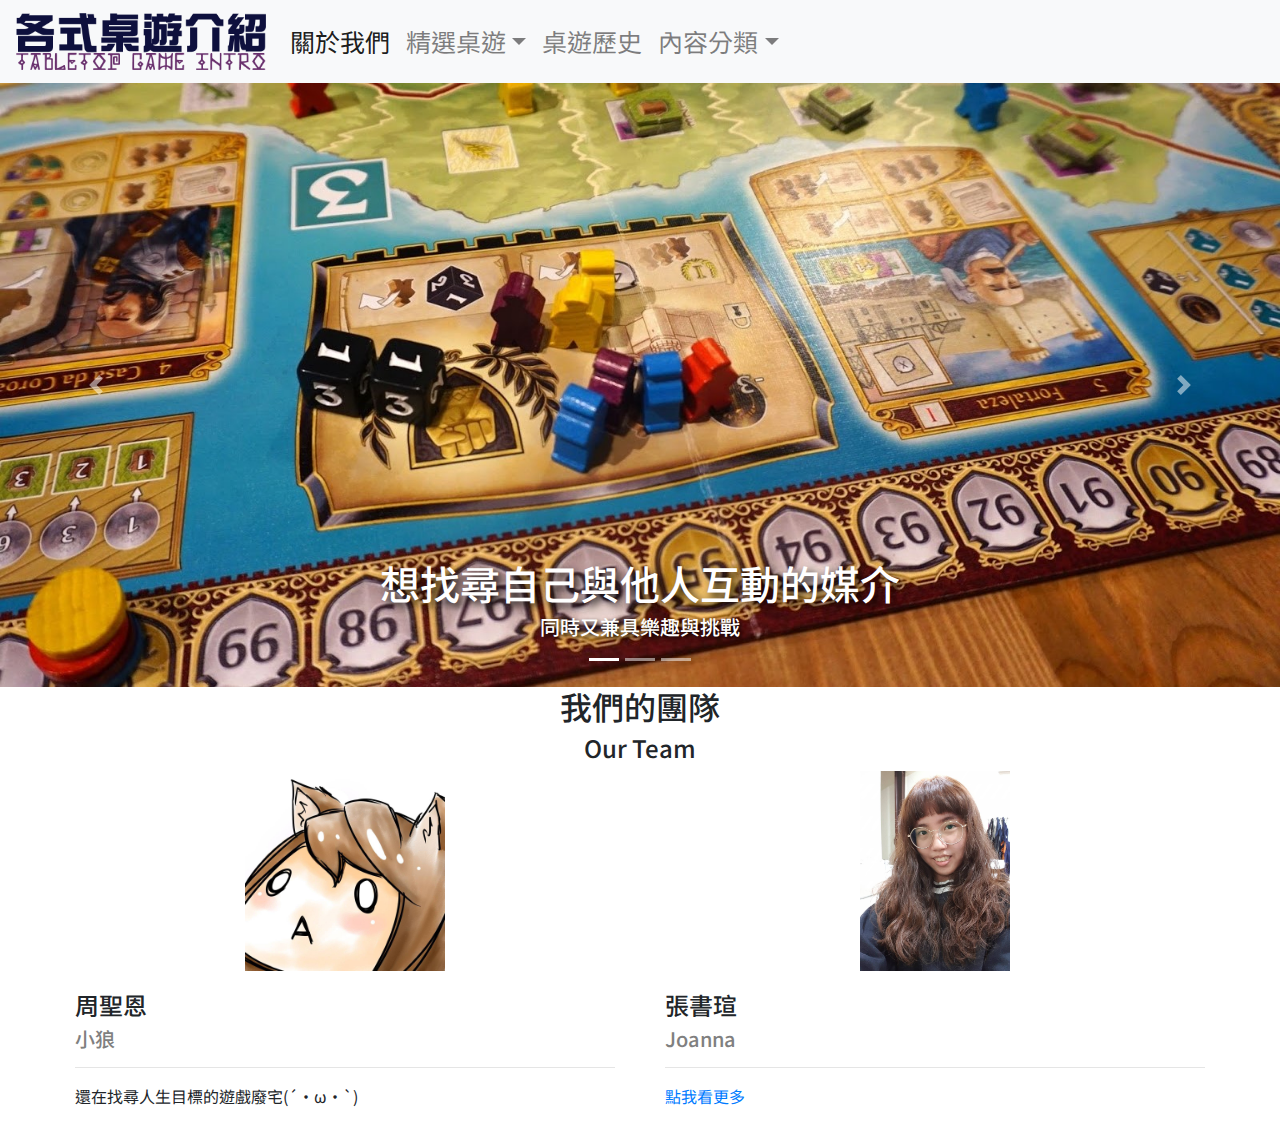
<file: aboutus.html>
<!DOCTYPE html>
<html lang="en">

<head>
    <meta charset="UTF-8">
    <title>Tabletop Game Introduction</title>
    <meta name="theme-color" content="#536F87">
    <link rel="stylesheet" href="https://fonts.googleapis.com/css?family=Noto+Sans+TC">
    <link rel="stylesheet" href="https://maxcdn.bootstrapcdn.com/bootstrap/4.1.1/css/bootstrap.min.css" id="bootstrap-css">
    <link rel="stylesheet" href="stylesheets/introduction.css" />
    <link rel="stylesheet" href="https://cdnjs.cloudflare.com/ajax/libs/font-awesome/4.7.0/css/font-awesome.min.css">
</head>

<body>
    <!--導覽列-->
    <nav class="navbar navbar-expand-lg navbar-light bg-light">
        <a class="navbar-brand" href="./index.html">
            <img src="./images/TGI.png" width="250">
        </a>
        <button class="navbar-toggler" type="button" data-toggle="collapse" data-target="#navbarSupportedContent"
            aria-controls="navbarSupportedContent" aria-expanded="false" aria-label="Toggle navigation">
            <span class="navbar-toggler-icon"></span>
        </button>

        <div class="collapse navbar-collapse justify-content-end" id="navbarSupportedContent">
            <ul class="navbar-nav mr-auto">
                <li class="nav-item active">
                    <a class="nav-link" href="./aboutus.html">關於我們
                        <span class="sr-only">(current)</span>
                    </a>
                </li>
                <li class="nav-item dropdown">
                    <a class="nav-link dropdown-toggle" href="#" id="navbarDropdown" role="button" data-toggle="dropdown"
                        aria-haspopup="true" aria-expanded="false">精選桌遊</a>
                    <div class="dropdown-menu" aria-labelledby="navbarDropdown">
                        <a class="dropdown-item" href="./introduction_page_gobang.html">五子棋</a>
                        <div class="dropdown-divider"></div>
                        <a class="dropdown-item" href="./introduction_page_betrayal.html">山中小屋</a>
                        <div class="dropdown-divider"></div>
                        <a class="dropdown-item" href="./introduction_page_dixit.html">說書人</a>
                    </div>
                </li>
                <li class="nav-item">
                    <a class="nav-link" href="./history.html">桌遊歷史</a>
                </li>
                <li class="nav-item dropdown">
                    <a class="nav-link dropdown-toggle" href="#" id="navbarDropdown" role="button" data-toggle="dropdown"
                        aria-haspopup="true" aria-expanded="false">內容分類</a>
                    <div class="dropdown-menu" aria-labelledby="navbarDropdown">
                        <a class="dropdown-item" href="./puzzle.html">益智</a>
                        <div class="dropdown-divider"></div>
                        <a class="dropdown-item" href="./reasoning.html">推理</a>
                        <div class="dropdown-divider"></div>
                        <a class="dropdown-item" href="./rpg.html">角色扮演</a>
                        <div class="dropdown-divider"></div>
                        <a class="dropdown-item" href="./strategy.html">策略</a>
                    </div>
                </li>
            </ul>
        </div>
    </nav>

    <!--相片輪播-->
    <div id="carouselExampleIndicators" class="carousel slide" data-ride="carousel">
        <ol class="carousel-indicators">
            <li data-target="#carouselExampleIndicators" data-slide-to="0" class="active"></li>
            <li data-target="#carouselExampleIndicators" data-slide-to="1"></li>
            <li data-target="#carouselExampleIndicators" data-slide-to="2"></li>
        </ol>
        <div class="carousel-inner">
            <div class="carousel-item active">
                <img class="d-block w-100" src="./images/1.jpg" alt="First slide">
                <div class="carousel-caption d-none d-md-block">
                    <!--輪播文字-->
                    <h1 id="carousel-text">想找尋自己與他人互動的媒介</h1>
                    <h5 id="carousel-text">同時又兼具樂趣與挑戰</h5>
                </div>
            </div>
            <div class="carousel-item">
                <img class="d-block w-100" src="./images/2.jpg" alt="Second slide">
                <div class="carousel-caption d-none d-md-block">
                    <!--輪播文字-->
                    <h1 id="carousel-text">享受與他人合作的快感</h1>
                    <h5 id="carousel-text">亦或是打敗他人得到的成就感</h5>
                </div>
            </div>
            <div class="carousel-item">
                <img class="d-block w-100" src="./images/3.JPG" alt="Third slide">
                <div class="carousel-caption d-none d-md-block">
                    <!--輪播文字-->
                    <h1 id="carousel-text">錯綜複雜的謎題等著你來挑戰</h1>
                    <h5 id="carousel-text">輕鬆有趣的玩法也等待著你</h5>
                </div>
            </div>
        </div>
        <a class="carousel-control-prev" href="#carouselExampleIndicators" role="button" data-slide="prev">
            <span class="carousel-control-prev-icon" aria-hidden="true"></span>
            <span class="sr-only">Previous</span>
        </a>
        <a class="carousel-control-next" href="#carouselExampleIndicators" role="button" data-slide="next">
            <span class="carousel-control-next-icon" aria-hidden="true"></span>
            <span class="sr-only">Next</span>
        </a>
    </div>

    <!--內容-->
    <h2 class="text-center">我們的團隊</h2>
    <h4 class="text-center">Our Team</h4>

    <div class="row" id="self_intro">
        <div class="col-md-6 col-12 one-second">
            <img src="images/wolfy.jpg" alt="" style="display:block; margin:auto;height: 200px;">
            <div class="desc_wrapper">
                <h4>周聖恩</h4>
                <h5 id="nickname">小狼</h5>
                <hr id="self_hr">
                <div class="desc">
                    <p>
                        還在找尋人生目標的遊戲廢宅(´・ω・`)
                    </p>
                </div>
            </div>
        </div>
        <div class="col-md-6 col-12 one-second">
            <img src="images/joanna.jpg" alt="" style="display:block; margin:auto;height: 200px;">
            <div class="desc_wrapper">
                <h4>張書瑄</h4>
                <h5 id="nickname">Joanna</h5>
                <hr id="self_hr">
                <div class="desc">
                    <p>
                        <a href="aboutme.html" style="text-decoration: none">點我看更多</a>
                    </p>
                </div>
            </div>
        </div>
    </div>


    <!-- <div class="py-lg-5 py-3">
        <h3 class="tittle text-center">聯絡我們</h3>
        <h4 class="text-center">Contact Us</h4>

        <form action="#" method="post">
            <div class="row main">
                <div class="col-md-4 form-left">
                    <input type="text" class="top-up" name="name" placeholder="Name" required="">
                </div>
                <div class="col-md-4 form-left">
                    <input type="email" name="email" placeholder="Email" required="">
                </div>
                <div class="col-md-4 form-right">
                    <input type="text" name="phone number" placeholder="Phone Number" required="">
                </div>
                <div class="col-md-12 form-right">
                    <textarea placeholder="Write Message Here" required=""></textarea>
                </div>
                <div class="book col-12 text-center">
                    <input type="submit" name="book" value="Submit">
                </div>
            </div>
        </form>

    </div> -->

    <script src="https://cdnjs.cloudflare.com/ajax/libs/popper.js/1.12.9/umd/popper.min.js" integrity="sha384-ApNbgh9B+Y1QKtv3Rn7W3mgPxhU9K/ScQsAP7hUibX39j7fakFPskvXusvfa0b4Q"
        crossorigin="anonymous"></script>
    <script type="text/javascript" src="https://code.jquery.com/jquery-1.12.0.min.js"></script>
    <script src="https://maxcdn.bootstrapcdn.com/bootstrap/4.1.1/js/bootstrap.min.js"></script>
    <script type="text/javascript" src="javascripts/BackTotheTop.js"></script>
</body>

</html>
</file>
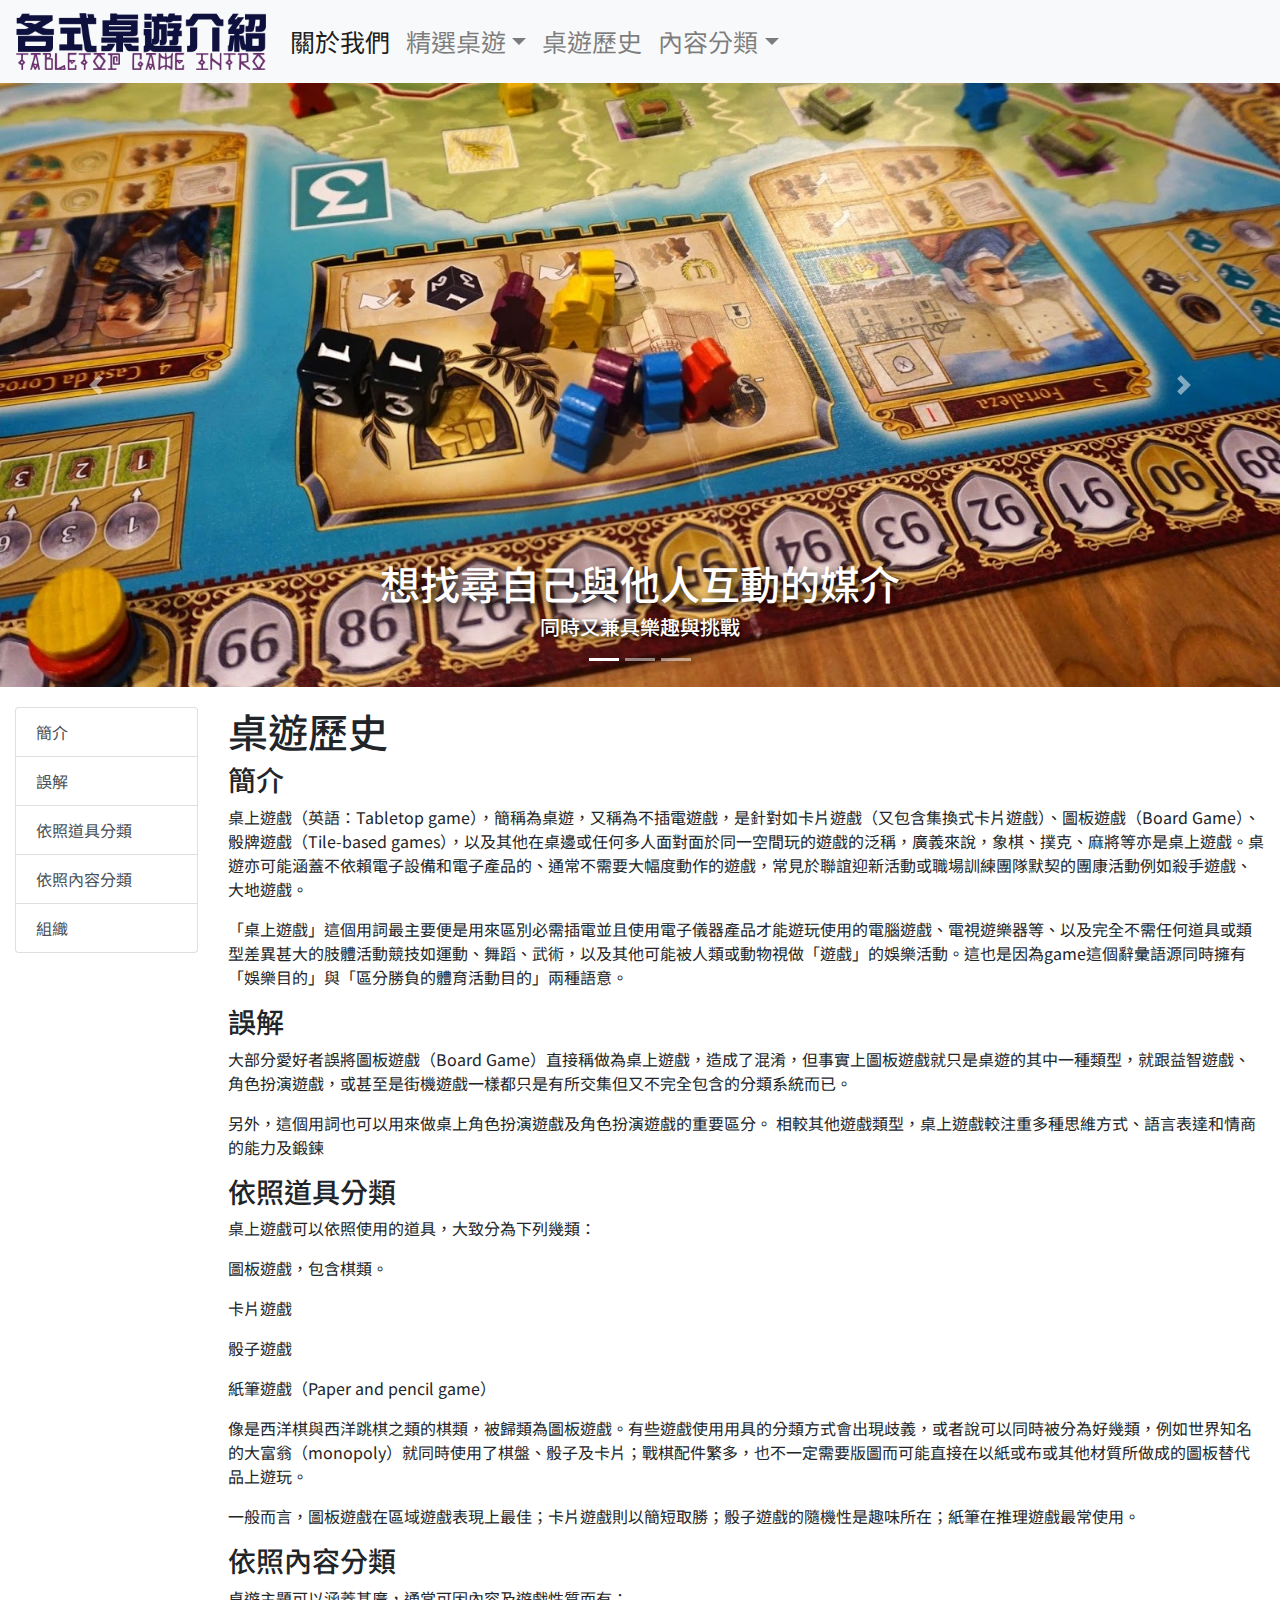
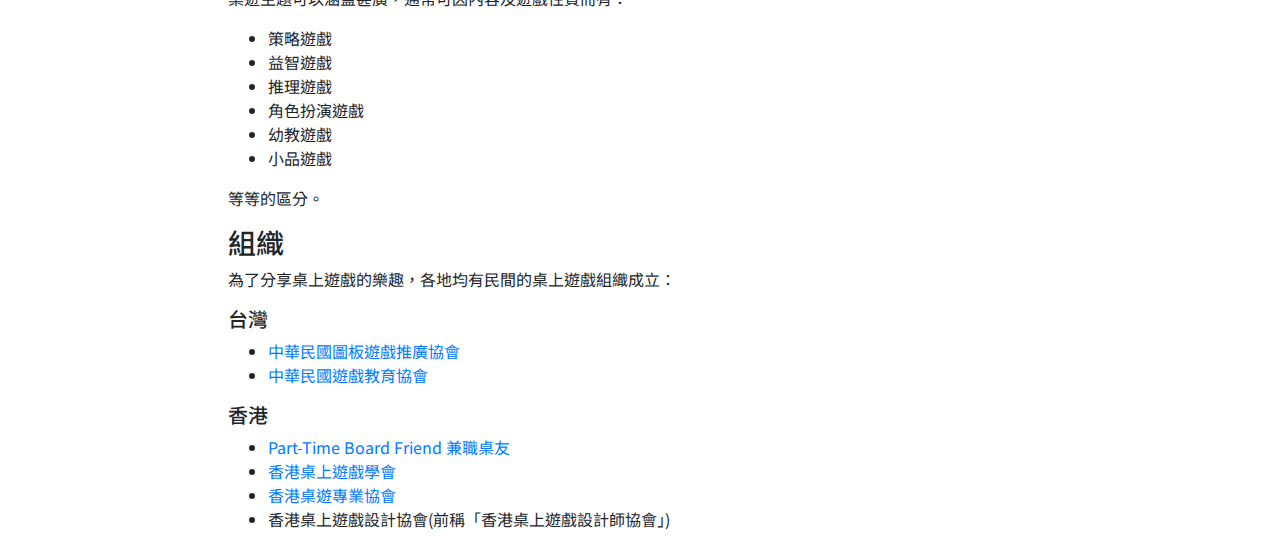
<file: history.html>
<!DOCTYPE html>
<html lang="en">

<head>
    <meta charset="UTF-8">
    <title>Tabletop Game Introduction</title>
    <meta name="theme-color" content="#536F87">
    <link rel="stylesheet" href="https://fonts.googleapis.com/css?family=Noto+Sans+TC">
    <link rel="stylesheet" href="https://maxcdn.bootstrapcdn.com/bootstrap/4.1.1/css/bootstrap.min.css" id="bootstrap-css">
    <link rel="stylesheet" href="stylesheets/introduction.css" />
</head>

<body>
    <!--導覽列-->
    <nav class="navbar navbar-expand-lg navbar-light bg-light">
        <a class="navbar-brand" href="./index.html">
            <img src="./images/TGI.png" width="250">
        </a>
        <button class="navbar-toggler" type="button" data-toggle="collapse" data-target="#navbarSupportedContent" aria-controls="navbarSupportedContent"
            aria-expanded="false" aria-label="Toggle navigation">
            <span class="navbar-toggler-icon"></span>
        </button>

        <div class="collapse navbar-collapse justify-content-end" id="navbarSupportedContent">
            <ul class="navbar-nav mr-auto">
                <li class="nav-item active">
                    <a class="nav-link" href="./aboutus.html">關於我們
                        <span class="sr-only">(current)</span>
                    </a>
                </li>
                <li class="nav-item dropdown">
                    <a class="nav-link dropdown-toggle" href="#" id="navbarDropdown" role="button" data-toggle="dropdown" aria-haspopup="true"
                        aria-expanded="false">精選桌遊</a>
                    <div class="dropdown-menu" aria-labelledby="navbarDropdown">
                        <a class="dropdown-item" href="./introduction_page_gobang.html">五子棋</a>
                        <div class="dropdown-divider"></div>
                        <a class="dropdown-item" href="./introduction_page_betrayal.html">山中小屋</a>
                        <div class="dropdown-divider"></div>
                        <a class="dropdown-item" href="./introduction_page_dixit.html">說書人</a>
                    </div>
                </li>
                <li class="nav-item">
                    <a class="nav-link" href="./history.html">桌遊歷史</a>
                </li>
                <li class="nav-item dropdown">
                    <a class="nav-link dropdown-toggle" href="#" id="navbarDropdown" role="button" data-toggle="dropdown" aria-haspopup="true"
                        aria-expanded="false">內容分類</a>
                    <div class="dropdown-menu" aria-labelledby="navbarDropdown">
                        <a class="dropdown-item" href="./puzzle.html">益智</a>
                        <div class="dropdown-divider"></div>
                        <a class="dropdown-item" href="./reasoning.html">推理</a>
                        <div class="dropdown-divider"></div>
                        <a class="dropdown-item" href="./rpg.html">角色扮演</a>
                        <div class="dropdown-divider"></div>
                        <a class="dropdown-item" href="./strategy.html">策略</a>
                    </div>
                </li>
            </ul>
        </div>
    </nav>

    <!--相片輪播-->
    <div id="carouselExampleIndicators" class="carousel slide" data-ride="carousel">
        <ol class="carousel-indicators">
            <li data-target="#carouselExampleIndicators" data-slide-to="0" class="active"></li>
            <li data-target="#carouselExampleIndicators" data-slide-to="1"></li>
            <li data-target="#carouselExampleIndicators" data-slide-to="2"></li>
        </ol>
        <div class="carousel-inner">
            <div class="carousel-item active">
                <img class="d-block w-100" src="./images/1.jpg" alt="First slide">
                <div class="carousel-caption d-none d-md-block">
                    <!--輪播文字-->
                    <h1 id="carousel-text">想找尋自己與他人互動的媒介</h1>
                    <h5 id="carousel-text">同時又兼具樂趣與挑戰</h5>
                </div>
            </div>
            <div class="carousel-item">
                <img class="d-block w-100" src="./images/2.jpg" alt="Second slide">
                <div class="carousel-caption d-none d-md-block">
                    <!--輪播文字-->
                    <h1 id="carousel-text">享受與他人合作的快感</h1>
                    <h5 id="carousel-text">亦或是打敗他人得到的成就感</h5>
                </div>
            </div>
            <div class="carousel-item">
                <img class="d-block w-100" src="./images/3.JPG" alt="Third slide">
                <div class="carousel-caption d-none d-md-block">
                    <!--輪播文字-->
                    <h1 id="carousel-text">錯綜複雜的謎題等著你來挑戰</h1>
                    <h5 id="carousel-text">輕鬆有趣的玩法也等待著你</h5>
                </div>
            </div>
        </div>
        <a class="carousel-control-prev" href="#carouselExampleIndicators" role="button" data-slide="prev">
            <span class="carousel-control-prev-icon" aria-hidden="true"></span>
            <span class="sr-only">Previous</span>
        </a>
        <a class="carousel-control-next" href="#carouselExampleIndicators" role="button" data-slide="next">
            <span class="carousel-control-next-icon" aria-hidden="true"></span>
            <span class="sr-only">Next</span>
        </a>
    </div>

    <!--內容-->
    <div id="intro-content" class="row">
        <div class="col-2">
            <div id="list-example" class="list-group">
                <a class="list-group-item list-group-item-action" href="#list-item-1">簡介</a>
                <a class="list-group-item list-group-item-action" href="#list-item-2">誤解</a>
                <a class="list-group-item list-group-item-action" href="#list-item-3">依照道具分類</a>
                <a class="list-group-item list-group-item-action" href="#list-item-4">依照內容分類</a>
                <a class="list-group-item list-group-item-action" href="#list-item-5">組織</a>
            </div>
        </div>
        <div class="col-10" style="overflow:hidden">
            <div id="intro-text" data-spy="scroll" data-target="#list-example" data-offset="0" class="scrollspy-example" style="height:100%;overflow:auto; position: relative;">
                <h1>桌遊歷史</h1>
                <h3 id="list-item-1">簡介</h3>
                <p>桌上遊戲（英語：Tabletop game），簡稱為桌遊，又稱為不插電遊戲，是針對如卡片遊戲（又包含集換式卡片遊戲）、圖板遊戲（Board Game）、骰牌遊戲（Tile-based games），以及其他在桌邊或任何多人面對面於同一空間玩的遊戲的泛稱，廣義來說，象棋、撲克、麻將等亦是桌上遊戲。桌遊亦可能涵蓋不依賴電子設備和電子產品的、通常不需要大幅度動作的遊戲，常見於聯誼迎新活動或職場訓練團隊默契的團康活動例如殺手遊戲、大地遊戲。
                </p>
                <p>「桌上遊戲」這個用詞最主要便是用來區別必需插電並且使用電子儀器產品才能遊玩使用的電腦遊戲、電視遊樂器等、以及完全不需任何道具或類型差異甚大的肢體活動競技如運動、舞蹈、武術，以及其他可能被人類或動物視做「遊戲」的娛樂活動。這也是因為game這個辭彙語源同時擁有「娛樂目的」與「區分勝負的體育活動目的」兩種語意。
                </p>
                <h3 id="list-item-2">誤解</h3>
                <p>大部分愛好者誤將圖板遊戲（Board Game）直接稱做為桌上遊戲，造成了混淆，但事實上圖板遊戲就只是桌遊的其中一種類型，就跟益智遊戲、角色扮演遊戲，或甚至是街機遊戲一樣都只是有所交集但又不完全包含的分類系統而已。
                </p>
                <p>
                另外，這個用詞也可以用來做桌上角色扮演遊戲及角色扮演遊戲的重要區分。
                相較其他遊戲類型，桌上遊戲較注重多種思維方式、語言表達和情商的能力及鍛鍊
                </p>
                <h3 id="list-item-3">依照道具分類</h3>
                <p>
                桌上遊戲可以依照使用的道具，大致分為下列幾類：
                <p>
                圖板遊戲，包含棋類。
                <p>
                卡片遊戲
                </p>
                <p>
                骰子遊戲
                </p>
                <p>
                紙筆遊戲（Paper and pencil game）
                </p>
                <p>
                像是西洋棋與西洋跳棋之類的棋類，被歸類為圖板遊戲。有些遊戲使用用具的分類方式會出現歧義，或者說可以同時被分為好幾類，例如世界知名的大富翁（monopoly）就同時使用了棋盤、骰子及卡片；戰棋配件繁多，也不一定需要版圖而可能直接在以紙或布或其他材質所做成的圖板替代品上遊玩。
                </p>
                <p>
                一般而言，圖板遊戲在區域遊戲表現上最佳；卡片遊戲則以簡短取勝；骰子遊戲的隨機性是趣味所在；紙筆在推理遊戲最常使用。
                </p>
                <h3 id="list-item-4">依照內容分類</h3>
                <p>
                桌遊主題可以涵蓋甚廣，通常可因內容及遊戲性質而有：
                </p>
                <ul>
                <li>策略遊戲</li>
                <li>益智遊戲</li>
                <li>推理遊戲</li>
                <li>角色扮演遊戲</li>
                <li>幼教遊戲</li>
                <li>小品遊戲</li>
                </ul>
                <p>
                等等的區分。
                </p>
                <h3 id="list-item-5">組織</h3>
                <p>為了分享桌上遊戲的樂趣，各地均有民間的桌上遊戲組織成立：
                </p>
                <h5>台灣</h5>
                <ul>
                    <li><a rel="nofollow" class="external text" href="https://www.facebook.com/bgaedu">中華民國圖板遊戲推廣協會</a></li>
                    <li><a rel="nofollow" class="external text" href="https://www.facebook.com/TAGEGO/">中華民國遊戲教育協會</a></li>
                </ul>
                <h5>香港</h5>
                <ul>
                    <li><a rel="nofollow" class="external text" href="http://www.facebook.com/ptboardf/">Part-Time Board Friend 兼職桌友</a></li>
                    <li><a rel="nofollow" class="external text" href="http://www.hkboardgame.com/">香港桌上遊戲學會</a></li>
                    <li><a rel="nofollow" class="external text" href="https://web.archive.org/web/20150208154720/http://www.hkbpa.hk/">香港桌遊專業協會</a></li>
                    <li>香港桌上遊戲設計協會(前稱「香港桌上遊戲設計師協會」)</li>
                </ul>
            </div>
        </div>
    </div>
    <script src="https://cdnjs.cloudflare.com/ajax/libs/popper.js/1.12.9/umd/popper.min.js" integrity="sha384-ApNbgh9B+Y1QKtv3Rn7W3mgPxhU9K/ScQsAP7hUibX39j7fakFPskvXusvfa0b4Q"
        crossorigin="anonymous"></script>
    <script type="text/javascript" src="https://code.jquery.com/jquery-1.12.0.min.js"></script>
    <script src="https://maxcdn.bootstrapcdn.com/bootstrap/4.1.1/js/bootstrap.min.js"></script>
    <script type="text/javascript" src="javascripts/BackTotheTop.js"></script>
</body>

</html>
</file>
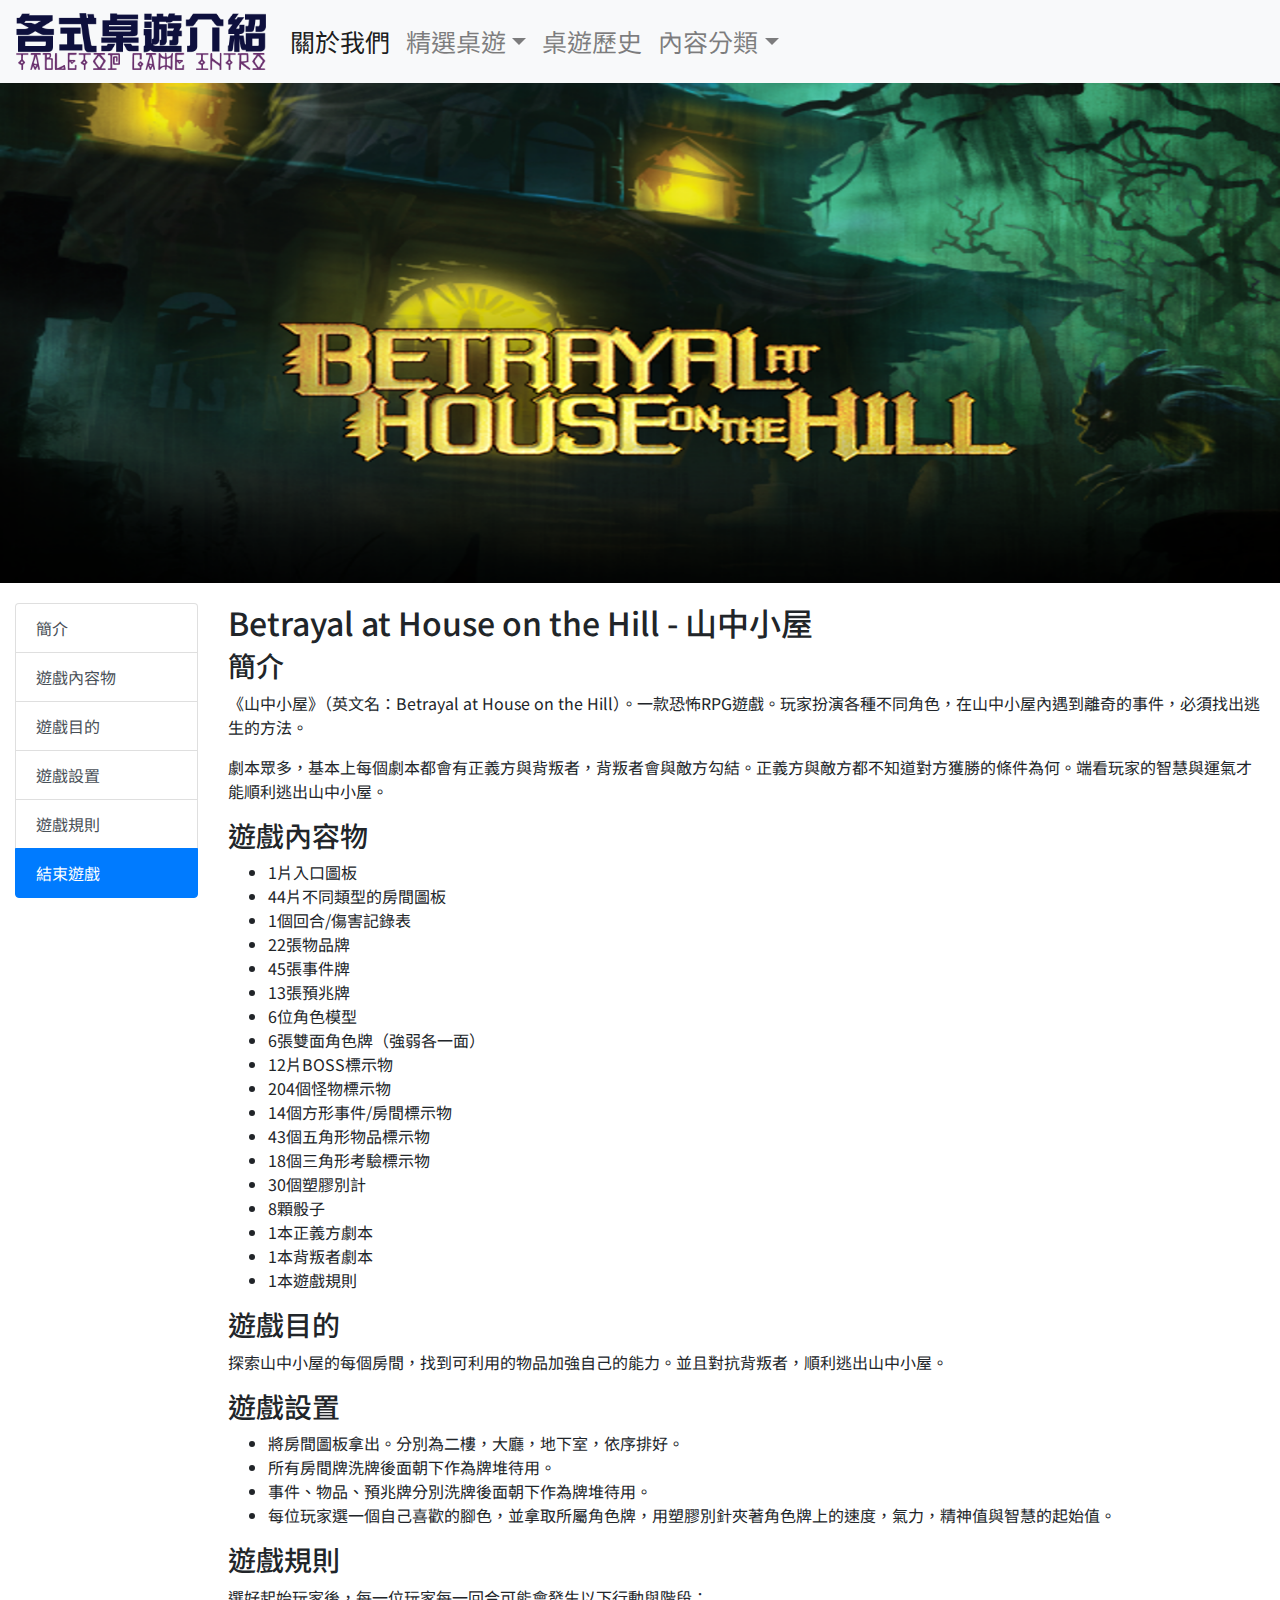
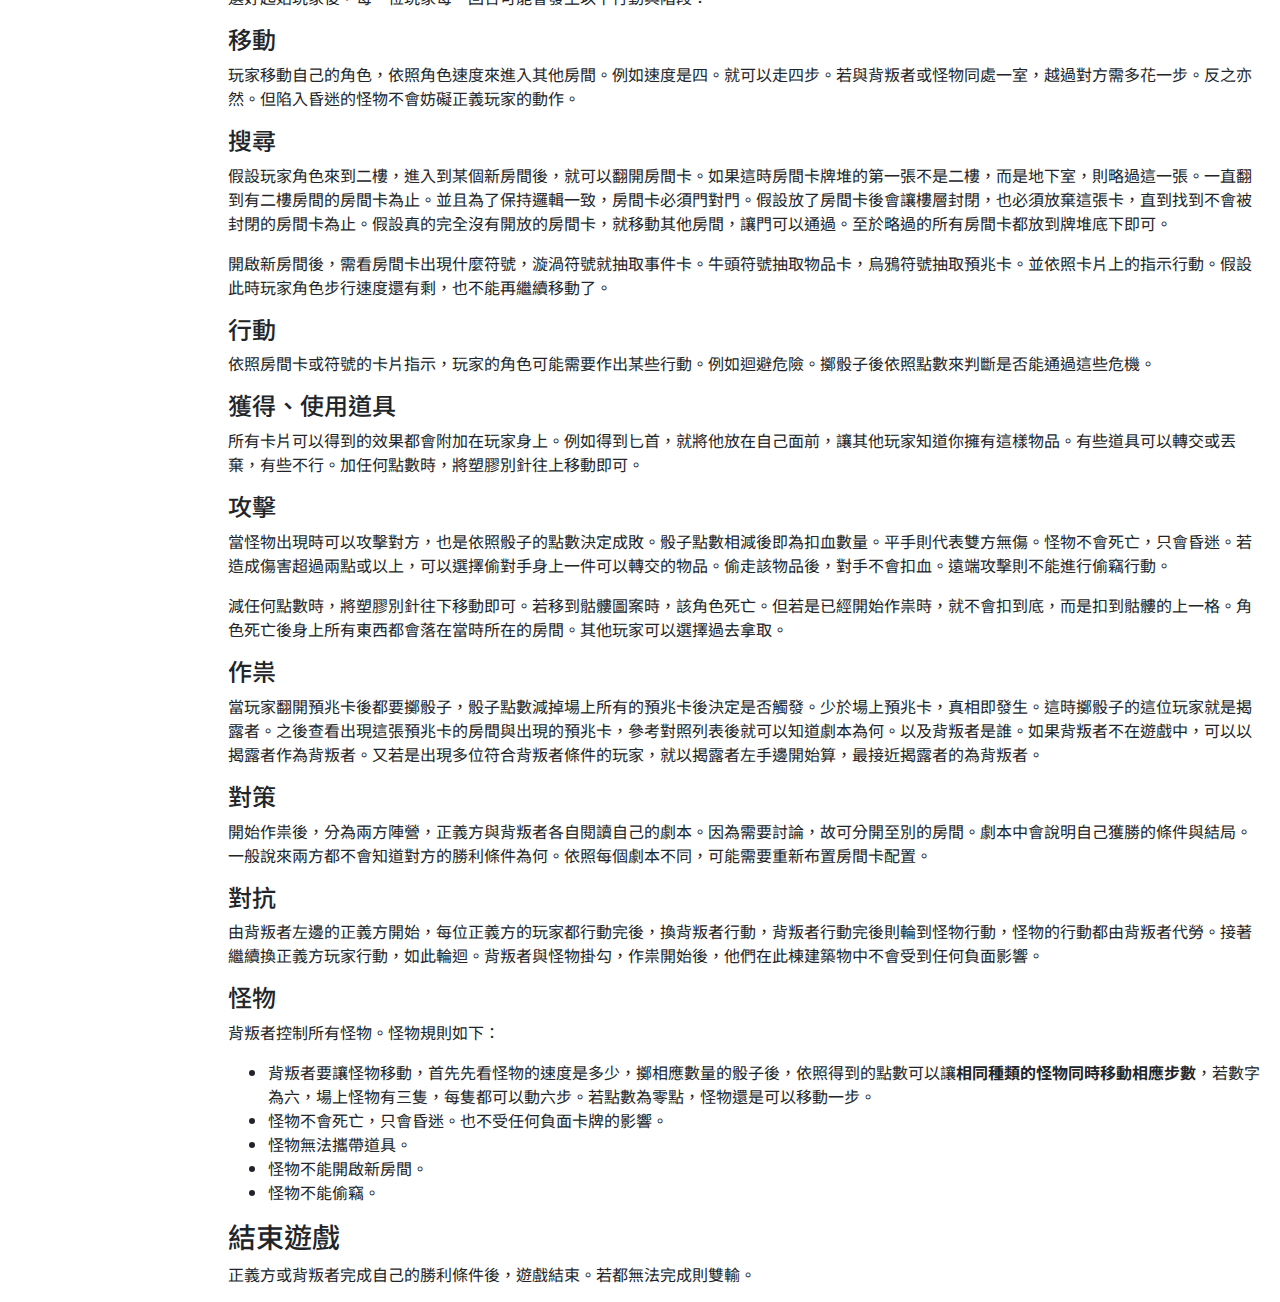
<file: introduction_page_betrayal.html>
<!DOCTYPE html>
<html lang="en">
    <head>
        <meta charset="UTF-8">
        <title>Tabletop Game Intro - 五子棋</title>
        <meta name="theme-color" content="#536F87">
        <link rel="stylesheet" href="https://fonts.googleapis.com/css?family=Noto+Sans+TC">
        <link rel="stylesheet" href="https://maxcdn.bootstrapcdn.com/bootstrap/4.0.0/css/bootstrap.min.css" integrity="sha384-Gn5384xqQ1aoWXA+058RXPxPg6fy4IWvTNh0E263XmFcJlSAwiGgFAW/dAiS6JXm" crossorigin="anonymous">
        <link rel="stylesheet" href="stylesheets/introduction.css"/>
    </head>

    <body>
    <!--導覽列-->
    <nav class="navbar navbar-expand-lg navbar-light bg-light">
        <a class="navbar-brand" href="./index.html">
            <img src="./images/TGI.png" width="250">
        </a>
        <button class="navbar-toggler" type="button" data-toggle="collapse" data-target="#navbarSupportedContent" aria-controls="navbarSupportedContent"
            aria-expanded="false" aria-label="Toggle navigation">
            <span class="navbar-toggler-icon"></span>
        </button>

        <div class="collapse navbar-collapse justify-content-end" id="navbarSupportedContent">
            <ul class="navbar-nav mr-auto">
                <li class="nav-item active">
                    <a class="nav-link" href="./aboutus.html">關於我們
                        <span class="sr-only">(current)</span>
                    </a>
                </li>
                <li class="nav-item dropdown">
                    <a class="nav-link dropdown-toggle" href="#" id="navbarDropdown" role="button" data-toggle="dropdown" aria-haspopup="true"
                        aria-expanded="false">精選桌遊</a>
                    <div class="dropdown-menu" aria-labelledby="navbarDropdown">
                        <a class="dropdown-item" href="./introduction_page_gobang.html">五子棋</a>
                        <div class="dropdown-divider"></div>
                        <a class="dropdown-item" href="./introduction_page_betrayal.html">山中小屋</a>
                        <div class="dropdown-divider"></div>
                        <a class="dropdown-item" href="./introduction_page_dixit.html">說書人</a>
                    </div>
                </li>
                <li class="nav-item">
                    <a class="nav-link" href="./history.html">桌遊歷史</a>
                </li>
                <li class="nav-item dropdown">
                    <a class="nav-link dropdown-toggle" href="#" id="navbarDropdown" role="button" data-toggle="dropdown" aria-haspopup="true"
                        aria-expanded="false">內容分類</a>
                    <div class="dropdown-menu" aria-labelledby="navbarDropdown">
                        <a class="dropdown-item" href="./puzzle.html">益智</a>
                        <div class="dropdown-divider"></div>
                        <a class="dropdown-item" href="./reasoning.html">推理</a>
                        <div class="dropdown-divider"></div>
                        <a class="dropdown-item" href="./rpg.html">角色扮演</a>
                        <div class="dropdown-divider"></div>
                        <a class="dropdown-item" href="./strategy.html">策略</a>
                    </div>
                </li>
            </ul>
        </div>
    </nav>

    <img src="./images/Betrayal Title Image.png" class="w-100" alt="gobang" width="500" height="500">

    <!--內容-->
    <div id="intro-content" class="row">
        <div class="col-2">
            <div id="list-example" class="list-group">
                <a class="list-group-item list-group-item-action" href="#list-item-1">簡介</a>
                <a class="list-group-item list-group-item-action" href="#list-item-2">遊戲內容物</a>
                <a class="list-group-item list-group-item-action" href="#list-item-3">遊戲目的</a>
                <a class="list-group-item list-group-item-action" href="#list-item-4">遊戲設置</a>
                <a class="list-group-item list-group-item-action" href="#list-item-5">遊戲規則</a>
                <a class="list-group-item list-group-item-action" href="#list-item-6">結束遊戲</a>
            </div>
        </div>
        <div class="col-10" style="overflow:hidden">
            <div id="intro-text" data-spy="scroll" data-target="#list-example" data-offset="0" class="scrollspy-example" style="height:100%;overflow:auto; position: relative;">
                <h2>Betrayal at House on the Hill - 山中小屋</h2>
                <h3 id="list-item-1">簡介</h3>
                <p>《山中小屋》（英文名：Betrayal at House on the Hill）。一款恐怖RPG遊戲。玩家扮演各種不同角色，在山中小屋內遇到離奇的事件，必須找出逃生的方法。
                </p>
                <p>劇本眾多，基本上每個劇本都會有正義方與背叛者，背叛者會與敵方勾結。正義方與敵方都不知道對方獲勝的條件為何。端看玩家的智慧與運氣才能順利逃出山中小屋。
                </p>        
                <h3 id="list-item-2">遊戲內容物</h3>
                <ul>
                    <li> 1片入口圖板</li>
                    <li> 44片不同類型的房間圖板</li>
                    <li> 1個回合/傷害記錄表</li>
                    <li> 22張物品牌</li>
                    <li> 45張事件牌</li>
                    <li> 13張預兆牌</li>
                    <li> 6位角色模型</li>
                    <li> 6張雙面角色牌（強弱各一面）</li>
                    <li> 12片BOSS標示物</li>
                    <li> 204個怪物標示物</li>
                    <li> 14個方形事件/房間標示物</li>
                    <li> 43個五角形物品標示物</li>
                    <li> 18個三角形考驗標示物</li>
                    <li> 30個塑膠別計</li>
                    <li> 8顆骰子</li>
                    <li> 1本正義方劇本</li>
                    <li> 1本背叛者劇本</li>
                    <li> 1本遊戲規則</li>
                </ul>
                <h3 id="list-item-3">遊戲目的</h3>
                <p>探索山中小屋的每個房間，找到可利用的物品加強自己的能力。並且對抗背叛者，順利逃出山中小屋。
                </p>
                <h3 id="list-item-4">遊戲設置</h3>
                <ul>
                    <li> 將房間圖板拿出。分別為二樓，大廳，地下室，依序排好。</li>
                    <li> 所有房間牌洗牌後面朝下作為牌堆待用。</li>
                    <li> 事件、物品、預兆牌分別洗牌後面朝下作為牌堆待用。</li>
                    <li> 每位玩家選一個自己喜歡的腳色，並拿取所屬角色牌，用塑膠別針夾著角色牌上的速度，氣力，精神值與智慧的起始值。</li>
                </ul>
                <h3 id="list-item-5">遊戲規則</h3>
                <p>選好起始玩家後，每一位玩家每一回合可能會發生以下行動與階段：
                </p>
                <h4>移動</h4>
                <p>玩家移動自己的角色，依照角色速度來進入其他房間。例如速度是四。就可以走四步。若與背叛者或怪物同處一室，越過對方需多花一步。反之亦然。但陷入昏迷的怪物不會妨礙正義玩家的動作。
                </p>
                <h4>搜尋</h4>
                <p>假設玩家角色來到二樓，進入到某個新房間後，就可以翻開房間卡。如果這時房間卡牌堆的第一張不是二樓，而是地下室，則略過這一張。一直翻到有二樓房間的房間卡為止。並且為了保持邏輯一致，房間卡必須門對門。假設放了房間卡後會讓樓層封閉，也必須放棄這張卡，直到找到不會被封閉的房間卡為止。假設真的完全沒有開放的房間卡，就移動其他房間，讓門可以通過。至於略過的所有房間卡都放到牌堆底下即可。
                </p>
                <p>開啟新房間後，需看房間卡出現什麼符號，漩渦符號就抽取事件卡。牛頭符號抽取物品卡，烏鴉符號抽取預兆卡。並依照卡片上的指示行動。假設此時玩家角色步行速度還有剩，也不能再繼續移動了。
                </p>
                <h4>行動</h4>
                <p>依照房間卡或符號的卡片指示，玩家的角色可能需要作出某些行動。例如迴避危險。擲骰子後依照點數來判斷是否能通過這些危機。
                </p>
                <h4>獲得、使用道具</h4>
                <p>所有卡片可以得到的效果都會附加在玩家身上。例如得到匕首，就將他放在自己面前，讓其他玩家知道你擁有這樣物品。有些道具可以轉交或丟棄，有些不行。加任何點數時，將塑膠別針往上移動即可。
                </p>
                <h4>攻擊</h4>
                <p>當怪物出現時可以攻擊對方，也是依照骰子的點數決定成敗。骰子點數相減後即為扣血數量。平手則代表雙方無傷。怪物不會死亡，只會昏迷。若造成傷害超過兩點或以上，可以選擇偷對手身上一件可以轉交的物品。偷走該物品後，對手不會扣血。遠端攻擊則不能進行偷竊行動。
                </p>
                <p>減任何點數時，將塑膠別針往下移動即可。若移到骷髏圖案時，該角色死亡。但若是已經開始作祟時，就不會扣到底，而是扣到骷髏的上一格。角色死亡後身上所有東西都會落在當時所在的房間。其他玩家可以選擇過去拿取。
                </p>
                <h4>作祟</h4>
                <p>當玩家翻開預兆卡後都要擲骰子，骰子點數減掉場上所有的預兆卡後決定是否觸發。少於場上預兆卡，真相即發生。這時擲骰子的這位玩家就是揭露者。之後查看出現這張預兆卡的房間與出現的預兆卡，參考對照列表後就可以知道劇本為何。以及背叛者是誰。如果背叛者不在遊戲中，可以以揭露者作為背叛者。又若是出現多位符合背叛者條件的玩家，就以揭露者左手邊開始算，最接近揭露者的為背叛者。
                </p>
                <h4>對策</h4>
                <p>開始作祟後，分為兩方陣營，正義方與背叛者各自閱讀自己的劇本。因為需要討論，故可分開至別的房間。劇本中會說明自己獲勝的條件與結局。一般說來兩方都不會知道對方的勝利條件為何。依照每個劇本不同，可能需要重新布置房間卡配置。
                </p>
                <h4>對抗</h4>
                <p>由背叛者左邊的正義方開始，每位正義方的玩家都行動完後，換背叛者行動，背叛者行動完後則輪到怪物行動，怪物的行動都由背叛者代勞。接著繼續換正義方玩家行動，如此輪迴。背叛者與怪物掛勾，作祟開始後，他們在此棟建築物中不會受到任何負面影響。
                </p>
                <h4>怪物</h4>
                <p>背叛者控制所有怪物。怪物規則如下：
                </p>
                <ul>
                    <li> 背叛者要讓怪物移動，首先先看怪物的速度是多少，擲相應數量的骰子後，依照得到的點數可以讓<b>相同種類的怪物同時移動相應步數</b>，若數字為六，場上怪物有三隻，每隻都可以動六步。若點數為零點，怪物還是可以移動一步。
                    </li>
                    <li> 怪物不會死亡，只會昏迷。也不受任何負面卡牌的影響。</li>
                    <li> 怪物無法攜帶道具。</li>
                    <li> 怪物不能開啟新房間。</li>
                    <li> 怪物不能偷竊。</li>
                </ul>
                <h3 id="list-item-6">結束遊戲</h3>
                <p>正義方或背叛者完成自己的勝利條件後，遊戲結束。若都無法完成則雙輸。</p>
            </div>
        </div>
    </div>
    <script src="https://cdnjs.cloudflare.com/ajax/libs/popper.js/1.12.9/umd/popper.min.js" integrity="sha384-ApNbgh9B+Y1QKtv3Rn7W3mgPxhU9K/ScQsAP7hUibX39j7fakFPskvXusvfa0b4Q"
        crossorigin="anonymous"></script>
    <script type="text/javascript" src="https://code.jquery.com/jquery-1.12.0.min.js"></script>
    <script src="https://maxcdn.bootstrapcdn.com/bootstrap/4.1.1/js/bootstrap.min.js"></script>
    <script type="text/javascript" src="javascripts/BackTotheTop.js"></script>
    </body>
</html>
</file>
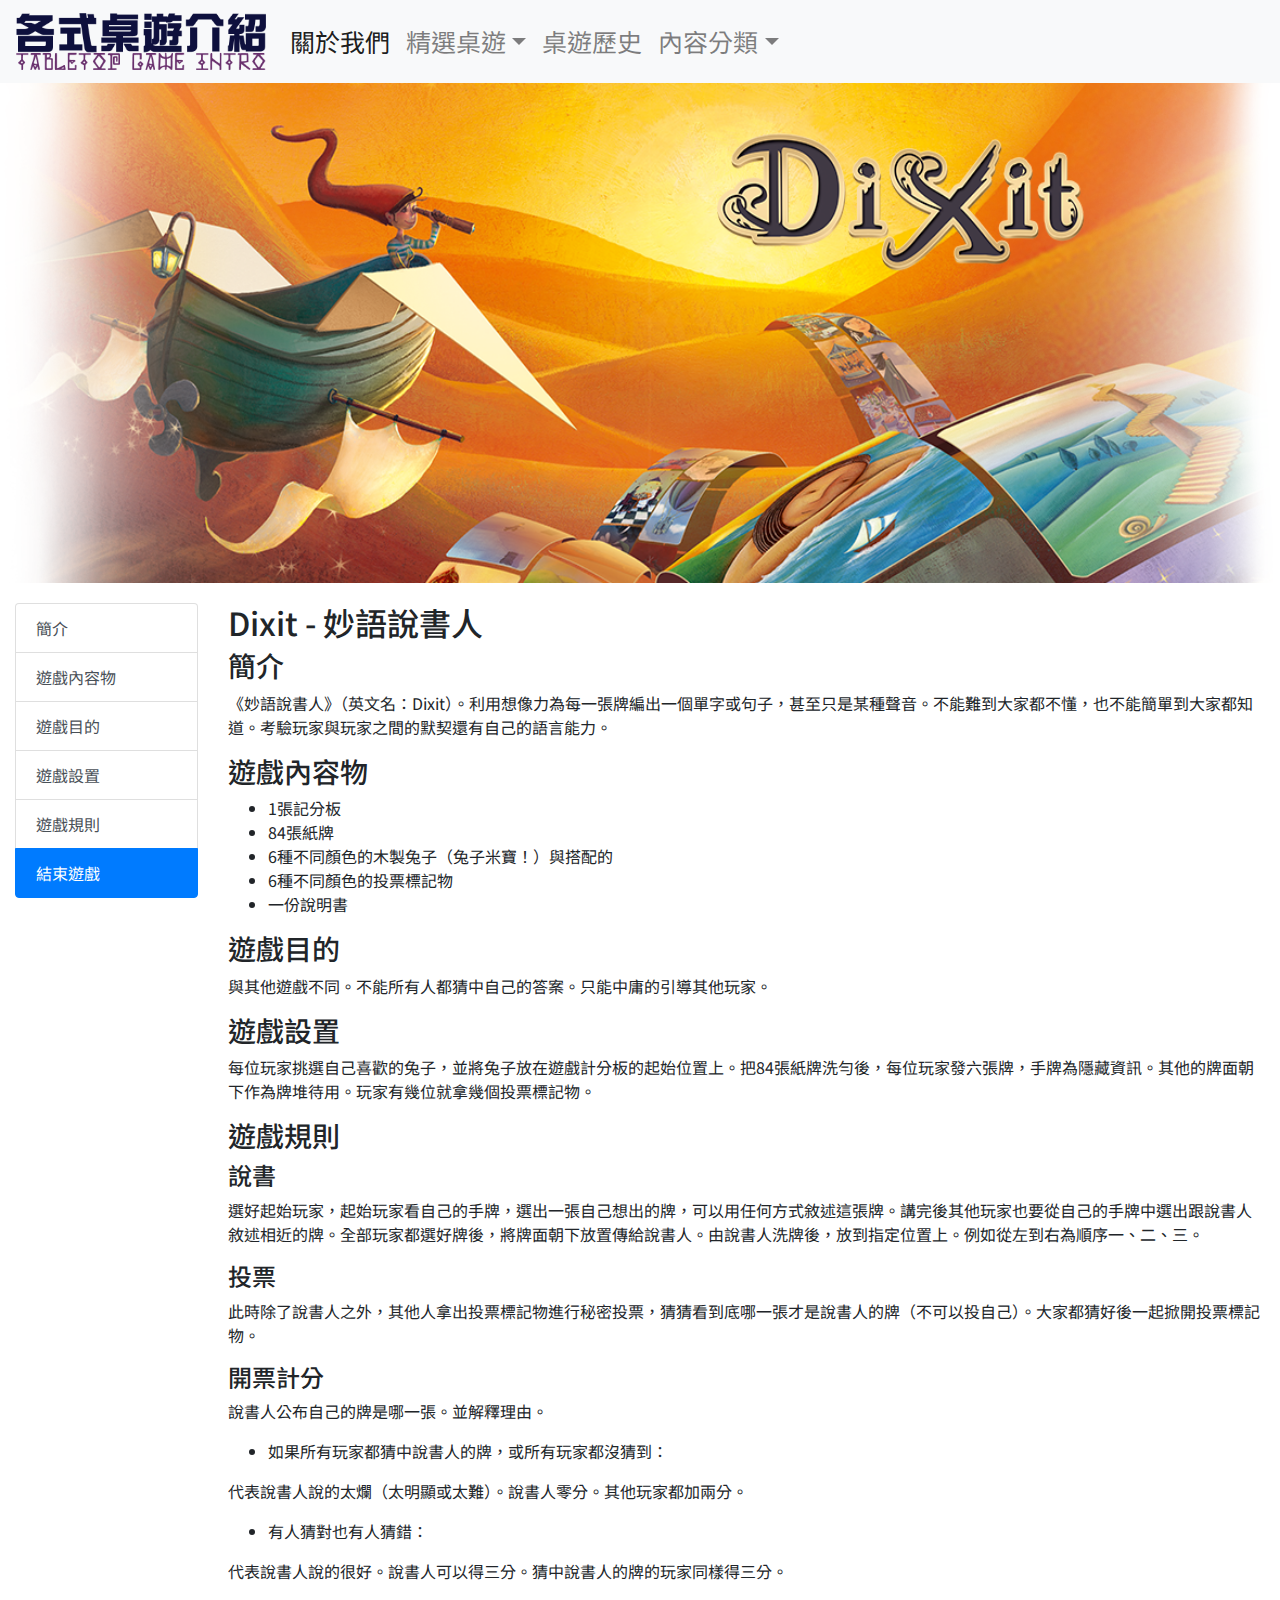
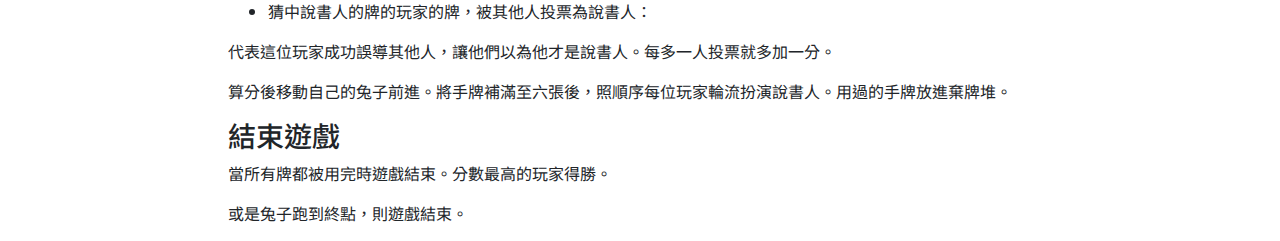
<file: introduction_page_dixit.html>
<!DOCTYPE html>
<html lang="en">
    <head>
        <meta charset="UTF-8">
        <title>Tabletop Game Intro - 五子棋</title>
        <meta name="theme-color" content="#536F87">
        <link rel="stylesheet" href="https://fonts.googleapis.com/css?family=Noto+Sans+TC">
        <link rel="stylesheet" href="https://maxcdn.bootstrapcdn.com/bootstrap/4.0.0/css/bootstrap.min.css" integrity="sha384-Gn5384xqQ1aoWXA+058RXPxPg6fy4IWvTNh0E263XmFcJlSAwiGgFAW/dAiS6JXm" crossorigin="anonymous">
        <link rel="stylesheet" href="stylesheets/introduction.css"/>
    </head>

    <body>
    <!--導覽列-->
    <nav class="navbar navbar-expand-lg navbar-light bg-light">
        <a class="navbar-brand" href="./index.html">
            <img src="./images/TGI.png" width="250">
        </a>
        <button class="navbar-toggler" type="button" data-toggle="collapse" data-target="#navbarSupportedContent" aria-controls="navbarSupportedContent"
            aria-expanded="false" aria-label="Toggle navigation">
            <span class="navbar-toggler-icon"></span>
        </button>

        <div class="collapse navbar-collapse justify-content-end" id="navbarSupportedContent">
            <ul class="navbar-nav mr-auto">
                <li class="nav-item active">
                    <a class="nav-link" href="./aboutus.html">關於我們
                        <span class="sr-only">(current)</span>
                    </a>
                </li>
                <li class="nav-item dropdown">
                    <a class="nav-link dropdown-toggle" href="#" id="navbarDropdown" role="button" data-toggle="dropdown" aria-haspopup="true"
                        aria-expanded="false">精選桌遊</a>
                    <div class="dropdown-menu" aria-labelledby="navbarDropdown">
                        <a class="dropdown-item" href="./introduction_page_gobang.html">五子棋</a>
                        <div class="dropdown-divider"></div>
                        <a class="dropdown-item" href="./introduction_page_betrayal.html">山中小屋</a>
                        <div class="dropdown-divider"></div>
                        <a class="dropdown-item" href="./introduction_page_dixit.html">說書人</a>
                    </div>
                </li>
                <li class="nav-item">
                    <a class="nav-link" href="./history.html">桌遊歷史</a>
                </li>
                <li class="nav-item dropdown">
                    <a class="nav-link dropdown-toggle" href="#" id="navbarDropdown" role="button" data-toggle="dropdown" aria-haspopup="true"
                        aria-expanded="false">內容分類</a>
                    <div class="dropdown-menu" aria-labelledby="navbarDropdown">
                        <a class="dropdown-item" href="./puzzle.html">益智</a>
                        <div class="dropdown-divider"></div>
                        <a class="dropdown-item" href="./reasoning.html">推理</a>
                        <div class="dropdown-divider"></div>
                        <a class="dropdown-item" href="./rpg.html">角色扮演</a>
                        <div class="dropdown-divider"></div>
                        <a class="dropdown-item" href="./strategy.html">策略</a>
                    </div>
                </li>
            </ul>
        </div>
    </nav>

    <img src="./images/dixit.png" class="w-100" alt="gobang" width="500" height="500" style="max-width: 100%">

    <!--內容-->
    <div id="intro-content" class="row">
        <div class="col-2">
            <div id="list-example" class="list-group">
                <a class="list-group-item list-group-item-action" href="#list-item-1">簡介</a>
                <a class="list-group-item list-group-item-action" href="#list-item-2">遊戲內容物</a>
                <a class="list-group-item list-group-item-action" href="#list-item-3">遊戲目的</a>
                <a class="list-group-item list-group-item-action" href="#list-item-4">遊戲設置</a>
                <a class="list-group-item list-group-item-action" href="#list-item-5">遊戲規則</a>
                <a class="list-group-item list-group-item-action" href="#list-item-6">結束遊戲</a>
            </div>
        </div>
        <div class="col-10" style="overflow:hidden">
            <div id="intro-text" data-spy="scroll" data-target="#list-example" data-offset="0" class="scrollspy-example" style="height:100%;overflow:auto; position: relative;">
                <h2>Dixit - 妙語說書人</h2>
                <h3 id="list-item-1">簡介</h3>
                <p>《妙語說書人》（英文名：Dixit）。利用想像力為每一張牌編出一個單字或句子，甚至只是某種聲音。不能難到大家都不懂，也不能簡單到大家都知道。考驗玩家與玩家之間的默契還有自己的語言能力。
                </p>
                <h3 id="list-item-2">遊戲內容物</h3>
                <ul>
                    <li> 1張記分板</li>
                    <li> 84張紙牌</li>
                    <li> 6種不同顏色的木製兔子（兔子米寶！）與搭配的</li>
                    <li> 6種不同顏色的投票標記物</li>
                    <li> 一份說明書</li>
                </ul>
                <h3 id="list-item-3">遊戲目的</h3>
                <p>與其他遊戲不同。不能所有人都猜中自己的答案。只能中庸的引導其他玩家。
                </p>
                <h3 id="list-item-4">遊戲設置</h3>
                <p>每位玩家挑選自己喜歡的兔子，並將兔子放在遊戲計分板的起始位置上。把84張紙牌洗勻後，每位玩家發六張牌，手牌為隱藏資訊。其他的牌面朝下作為牌堆待用。玩家有幾位就拿幾個投票標記物。
                </p>
                <h3 id="list-item-5">遊戲規則</h3>
                <h4>說書</h4>
                <p>選好起始玩家，起始玩家看自己的手牌，選出一張自己想出的牌，可以用任何方式敘述這張牌。講完後其他玩家也要從自己的手牌中選出跟說書人敘述相近的牌。全部玩家都選好牌後，將牌面朝下放置傳給說書人。由說書人洗牌後，放到指定位置上。例如從左到右為順序一、二、三。
                </p>
                <h4>投票</h4>
                <p>此時除了說書人之外，其他人拿出投票標記物進行秘密投票，猜猜看到底哪一張才是說書人的牌（不可以投自己）。大家都猜好後一起掀開投票標記物。
                </p>
                <h4>開票計分</h4>
                <p>說書人公布自己的牌是哪一張。並解釋理由。</p>
                <ul>
                    <li> 如果所有玩家都猜中說書人的牌，或所有玩家都沒猜到：</li>
                </ul>
                <p>代表說書人說的太爛（太明顯或太難）。說書人零分。其他玩家都加兩分。
                </p>
                <ul>
                    <li> 有人猜對也有人猜錯：</li>
                </ul>
                <p>代表說書人說的很好。說書人可以得三分。猜中說書人的牌的玩家同樣得三分。
                </p>
                <ul>
                    <li> 猜中說書人的牌的玩家的牌，被其他人投票為說書人：</li>
                </ul>
                <p>代表這位玩家成功誤導其他人，讓他們以為他才是說書人。每多一人投票就多加一分。
                </p>
                <p>算分後移動自己的兔子前進。將手牌補滿至六張後，照順序每位玩家輪流扮演說書人。用過的手牌放進棄牌堆。
                </p>
                <h3 id="list-item-6">結束遊戲</h3>
                <p>當所有牌都被用完時遊戲結束。分數最高的玩家得勝。</p>
                <p>或是兔子跑到終點，則遊戲結束。</p>
            </div>
        </div>
    </div>
    <script src="https://cdnjs.cloudflare.com/ajax/libs/popper.js/1.12.9/umd/popper.min.js" integrity="sha384-ApNbgh9B+Y1QKtv3Rn7W3mgPxhU9K/ScQsAP7hUibX39j7fakFPskvXusvfa0b4Q"
        crossorigin="anonymous"></script>
    <script type="text/javascript" src="https://code.jquery.com/jquery-1.12.0.min.js"></script>
    <script src="https://maxcdn.bootstrapcdn.com/bootstrap/4.1.1/js/bootstrap.min.js"></script>
    <script type="text/javascript" src="javascripts/BackTotheTop.js"></script>
    </body>
</html>
</file>
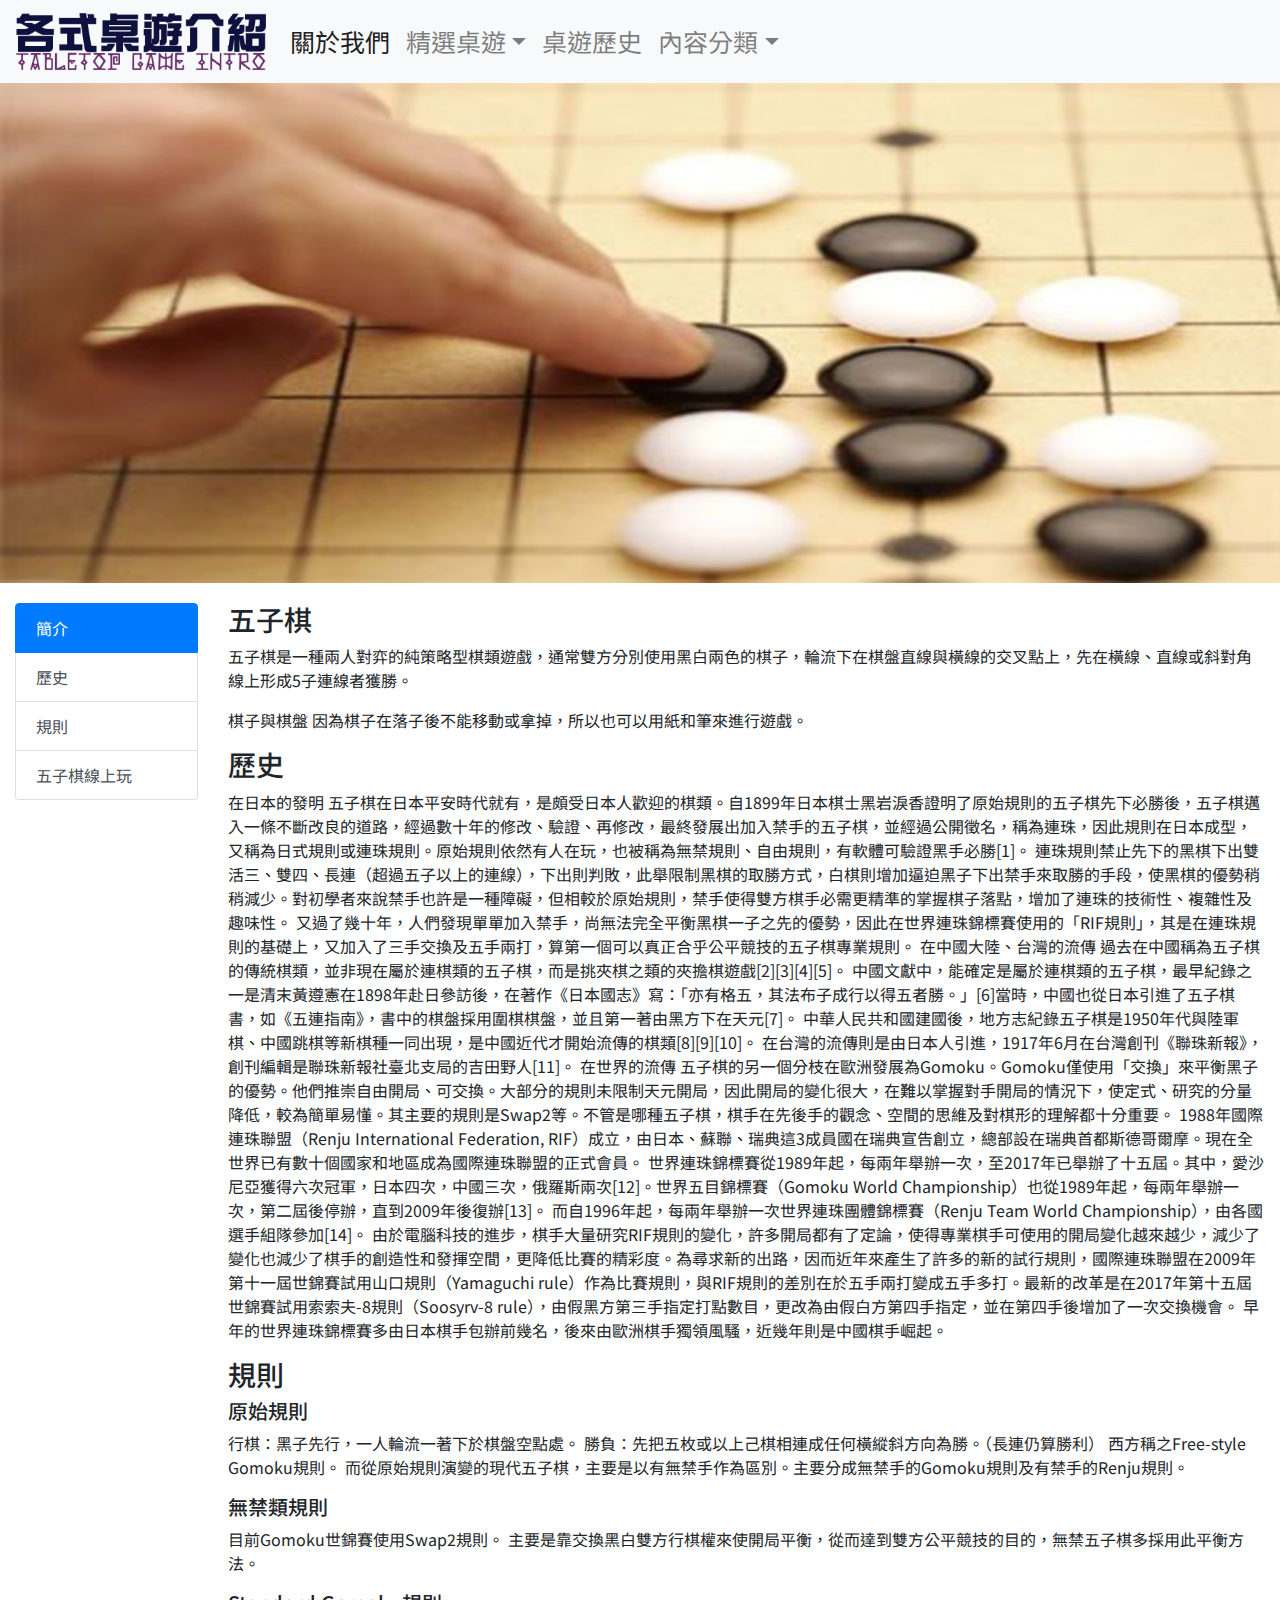
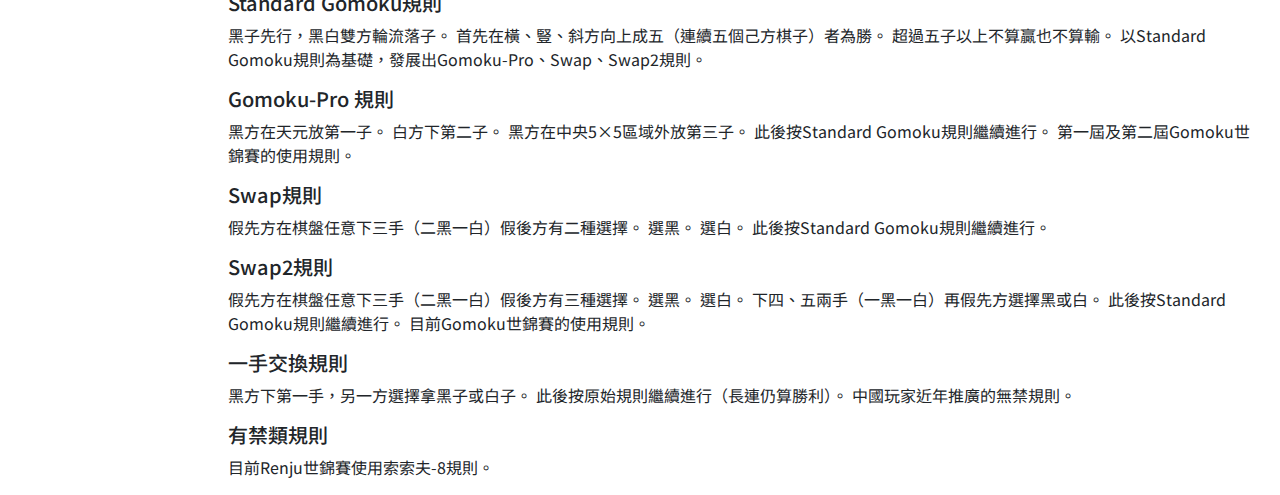
<file: introduction_page_gobang.html>
<!DOCTYPE html>
<html lang="en">
    <head>
        <meta charset="UTF-8">
        <title>Tabletop Game Intro - 五子棋</title>
        <meta name="theme-color" content="#536F87">
        <link rel="stylesheet" href="https://fonts.googleapis.com/css?family=Noto+Sans+TC">
        <link rel="stylesheet" href="https://maxcdn.bootstrapcdn.com/bootstrap/4.0.0/css/bootstrap.min.css" integrity="sha384-Gn5384xqQ1aoWXA+058RXPxPg6fy4IWvTNh0E263XmFcJlSAwiGgFAW/dAiS6JXm" crossorigin="anonymous">
        <link rel="stylesheet" href="stylesheets/introduction.css"/>
    </head>

    <body>
    <!--導覽列-->
    <nav class="navbar navbar-expand-lg navbar-light bg-light">
        <a class="navbar-brand" href="./index.html">
            <img src="./images/TGI.png" width="250">
        </a>
        <button class="navbar-toggler" type="button" data-toggle="collapse" data-target="#navbarSupportedContent" aria-controls="navbarSupportedContent"
            aria-expanded="false" aria-label="Toggle navigation">
            <span class="navbar-toggler-icon"></span>
        </button>

        <div class="collapse navbar-collapse justify-content-end" id="navbarSupportedContent">
            <ul class="navbar-nav mr-auto">
                <li class="nav-item active">
                    <a class="nav-link" href="./aboutus.html">關於我們
                        <span class="sr-only">(current)</span>
                    </a>
                </li>
                <li class="nav-item dropdown">
                    <a class="nav-link dropdown-toggle" href="#" id="navbarDropdown" role="button" data-toggle="dropdown" aria-haspopup="true"
                        aria-expanded="false">精選桌遊</a>
                    <div class="dropdown-menu" aria-labelledby="navbarDropdown">
                        <a class="dropdown-item" href="./introduction_page_gobang.html">五子棋</a>
                        <div class="dropdown-divider"></div>
                        <a class="dropdown-item" href="./introduction_page_betrayal.html">山中小屋</a>
                        <div class="dropdown-divider"></div>
                        <a class="dropdown-item" href="./introduction_page_dixit.html">說書人</a>
                    </div>
                </li>
                <li class="nav-item">
                    <a class="nav-link" href="./history.html">桌遊歷史</a>
                </li>
                <li class="nav-item dropdown">
                    <a class="nav-link dropdown-toggle" href="#" id="navbarDropdown" role="button" data-toggle="dropdown" aria-haspopup="true"
                        aria-expanded="false">內容分類</a>
                    <div class="dropdown-menu" aria-labelledby="navbarDropdown">
                        <a class="dropdown-item" href="./puzzle.html">益智</a>
                        <div class="dropdown-divider"></div>
                        <a class="dropdown-item" href="./reasoning.html">推理</a>
                        <div class="dropdown-divider"></div>
                        <a class="dropdown-item" href="./rpg.html">角色扮演</a>
                        <div class="dropdown-divider"></div>
                        <a class="dropdown-item" href="./strategy.html">策略</a>
                    </div>
                </li>
            </ul>
        </div>
    </nav>

    <img src="./images/gobang.jpg" class="w-100" alt="gobang" width="500" height="500">

    <!--內容-->
    <div id="intro-content" class="row">
        <div class="col-2">
            <div id="list-example" class="list-group">
                <a class="list-group-item list-group-item-action" href="#list-item-1">簡介</a>
                <a class="list-group-item list-group-item-action" href="#list-item-2">歷史</a>
                <a class="list-group-item list-group-item-action" href="#list-item-3">規則</a>
                <a class="list-group-item list-group-item-action" href="./gobang.html">五子棋線上玩</a>

            </div>
        </div>
        <div class="col-10" style="overflow:hidden">
            <div id="intro-text" data-spy="scroll" data-target="#list-example" data-offset="0" class="scrollspy-example" style="height:100%;overflow:auto; position: relative;">
                <h3 id="list-item-1">五子棋</h3>
                <p>五子棋是一種兩人對弈的純策略型棋類遊戲，通常雙方分別使用黑白兩色的棋子，輪流下在棋盤直線與橫線的交叉點上，先在橫線、直線或斜對角線上形成5子連線者獲勝。　　　　
                </p>

                <p>棋子與棋盤
                    因為棋子在落子後不能移動或拿掉，所以也可以用紙和筆來進行遊戲。</p>
                <h3 id="list-item-2">歷史</h3>
                <p>在日本的發明
                    五子棋在日本平安時代就有，是頗受日本人歡迎的棋類。自1899年日本棋士黑岩淚香證明了原始規則的五子棋先下必勝後，五子棋邁入一條不斷改良的道路，經過數十年的修改、驗證、再修改，最終發展出加入禁手的五子棋，並經過公開徵名，稱為連珠，因此規則在日本成型，又稱為日式規則或連珠規則。原始規則依然有人在玩，也被稱為無禁規則、自由規則，有軟體可驗證黑手必勝[1]。

                    連珠規則禁止先下的黑棋下出雙活三、雙四、長連（超過五子以上的連線），下出則判敗，此舉限制黑棋的取勝方式，白棋則增加逼迫黑子下出禁手來取勝的手段，使黑棋的優勢稍稍減少。對初學者來說禁手也許是一種障礙，但相較於原始規則，禁手使得雙方棋手必需更精準的掌握棋子落點，增加了連珠的技術性、複雜性及趣味性。

                    又過了幾十年，人們發現單單加入禁手，尚無法完全平衡黑棋一子之先的優勢，因此在世界連珠錦標賽使用的「RIF規則」，其是在連珠規則的基礎上，又加入了三手交換及五手兩打，算第一個可以真正合乎公平競技的五子棋專業規則。

                    在中國大陸、台灣的流傳
                    過去在中國稱為五子棋的傳統棋類，並非現在屬於連棋類的五子棋，而是挑夾棋之類的夾擔棋遊戲[2][3][4][5]。

                    中國文獻中，能確定是屬於連棋類的五子棋，最早紀錄之一是清末黃遵憲在1898年赴日參訪後，在著作《日本國志》寫：「亦有格五，其法布子成行以得五者勝。」[6]當時，中國也從日本引進了五子棋書，如《五連指南》，書中的棋盤採用圍棋棋盤，並且第一著由黑方下在天元[7]。

                    中華人民共和國建國後，地方志紀錄五子棋是1950年代與陸軍棋、中國跳棋等新棋種一同出現，是中國近代才開始流傳的棋類[8][9][10]。

                    在台灣的流傳則是由日本人引進，1917年6月在台灣創刊《聯珠新報》，創刊編輯是聯珠新報社臺北支局的吉田野人[11]。

                    在世界的流傳
                    五子棋的另一個分枝在歐洲發展為Gomoku。Gomoku僅使用「交換」來平衡黑子的優勢。他們推崇自由開局、可交換。大部分的規則未限制天元開局，因此開局的變化很大，在難以掌握對手開局的情況下，使定式、研究的分量降低，較為簡單易懂。其主要的規則是Swap2等。不管是哪種五子棋，棋手在先後手的觀念、空間的思維及對棋形的理解都十分重要。

                    1988年國際連珠聯盟（Renju International Federation, RIF）成立，由日本、蘇聯、瑞典這3成員國在瑞典宣告創立，總部設在瑞典首都斯德哥爾摩。現在全世界已有數十個國家和地區成為國際連珠聯盟的正式會員。

                    世界連珠錦標賽從1989年起，每兩年舉辦一次，至2017年已舉辦了十五屆。其中，愛沙尼亞獲得六次冠軍，日本四次，中國三次，俄羅斯兩次[12]。世界五目錦標賽（Gomoku World Championship）也從1989年起，每兩年舉辦一次，第二屆後停辦，直到2009年後復辦[13]。 而自1996年起，每兩年舉辦一次世界連珠團體錦標賽（Renju Team World Championship），由各國選手組隊參加[14]。

                    由於電腦科技的進步，棋手大量研究RIF規則的變化，許多開局都有了定論，使得專業棋手可使用的開局變化越來越少，減少了變化也減少了棋手的創造性和發揮空間，更降低比賽的精彩度。為尋求新的出路，因而近年來產生了許多的新的試行規則，國際連珠聯盟在2009年第十一屆世錦賽試用山口規則（Yamaguchi rule）作為比賽規則，與RIF規則的差別在於五手兩打變成五手多打。最新的改革是在2017年第十五屆世錦賽試用索索夫-8規則（Soosyrv-8 rule），由假黑方第三手指定打點數目，更改為由假白方第四手指定，並在第四手後增加了一次交換機會。

                    早年的世界連珠錦標賽多由日本棋手包辦前幾名，後來由歐洲棋手獨領風騷，近幾年則是中國棋手崛起。</p>
                <h3 id="list-item-3">規則</h3>
                <h5>原始規則</h5>
                <p>
                    行棋：黑子先行，一人輪流一著下於棋盤空點處。
                    勝負：先把五枚或以上己棋相連成任何橫縱斜方向為勝。（長連仍算勝利）
                    西方稱之Free-style Gomoku規則。

                    而從原始規則演變的現代五子棋，主要是以有無禁手作為區別。主要分成無禁手的Gomoku規則及有禁手的Renju規則。
                </p>

                <h5>無禁類規則</h5>
                <p>
                    目前Gomoku世錦賽使用Swap2規則。

                    主要是靠交換黑白雙方行棋權來使開局平衡，從而達到雙方公平競技的目的，無禁五子棋多採用此平衡方法。
                </p>

                <h5>Standard Gomoku規則</h5>
                <p>黑子先行，黑白雙方輪流落子。
                    首先在橫、豎、斜方向上成五（連續五個己方棋子）者為勝。
                    超過五子以上不算贏也不算輸。
                    以Standard Gomoku規則為基礎，發展出Gomoku-Pro、Swap、Swap2規則。
                </p>
                <h5>Gomoku-Pro 規則</h5>
                <p>黑方在天元放第一子。
                    白方下第二子。
                    黑方在中央5×5區域外放第三子。
                    此後按Standard Gomoku規則繼續進行。
                    第一屆及第二屆Gomoku世錦賽的使用規則。
                </p>
                <h5>Swap規則</h5>
                <p>假先方在棋盤任意下三手（二黑一白）假後方有二種選擇。
                    選黑。
                    選白。
                    此後按Standard Gomoku規則繼續進行。</p>
                <h5>Swap2規則</h5>
                <p>假先方在棋盤任意下三手（二黑一白）假後方有三種選擇。
                    選黑。
                    選白。
                    下四、五兩手（一黑一白）再假先方選擇黑或白。
                    此後按Standard Gomoku規則繼續進行。
                    目前Gomoku世錦賽的使用規則。</p>

                <h5>一手交換規則</h5>
                <p>黑方下第一手，另一方選擇拿黑子或白子。
                    此後按原始規則繼續進行（長連仍算勝利）。
                    中國玩家近年推廣的無禁規則。</p>

                <h5>有禁類規則</h5>
                <p>目前Renju世錦賽使用索索夫-8規則。</p>

            </div>
        </div>
    </div>
    <script src="https://cdnjs.cloudflare.com/ajax/libs/popper.js/1.12.9/umd/popper.min.js" integrity="sha384-ApNbgh9B+Y1QKtv3Rn7W3mgPxhU9K/ScQsAP7hUibX39j7fakFPskvXusvfa0b4Q"
        crossorigin="anonymous"></script>
    <script type="text/javascript" src="https://code.jquery.com/jquery-1.12.0.min.js"></script>
    <script src="https://maxcdn.bootstrapcdn.com/bootstrap/4.1.1/js/bootstrap.min.js"></script>
    <script type="text/javascript" src="javascripts/BackTotheTop.js"></script>
    </body>
</html>
</file>
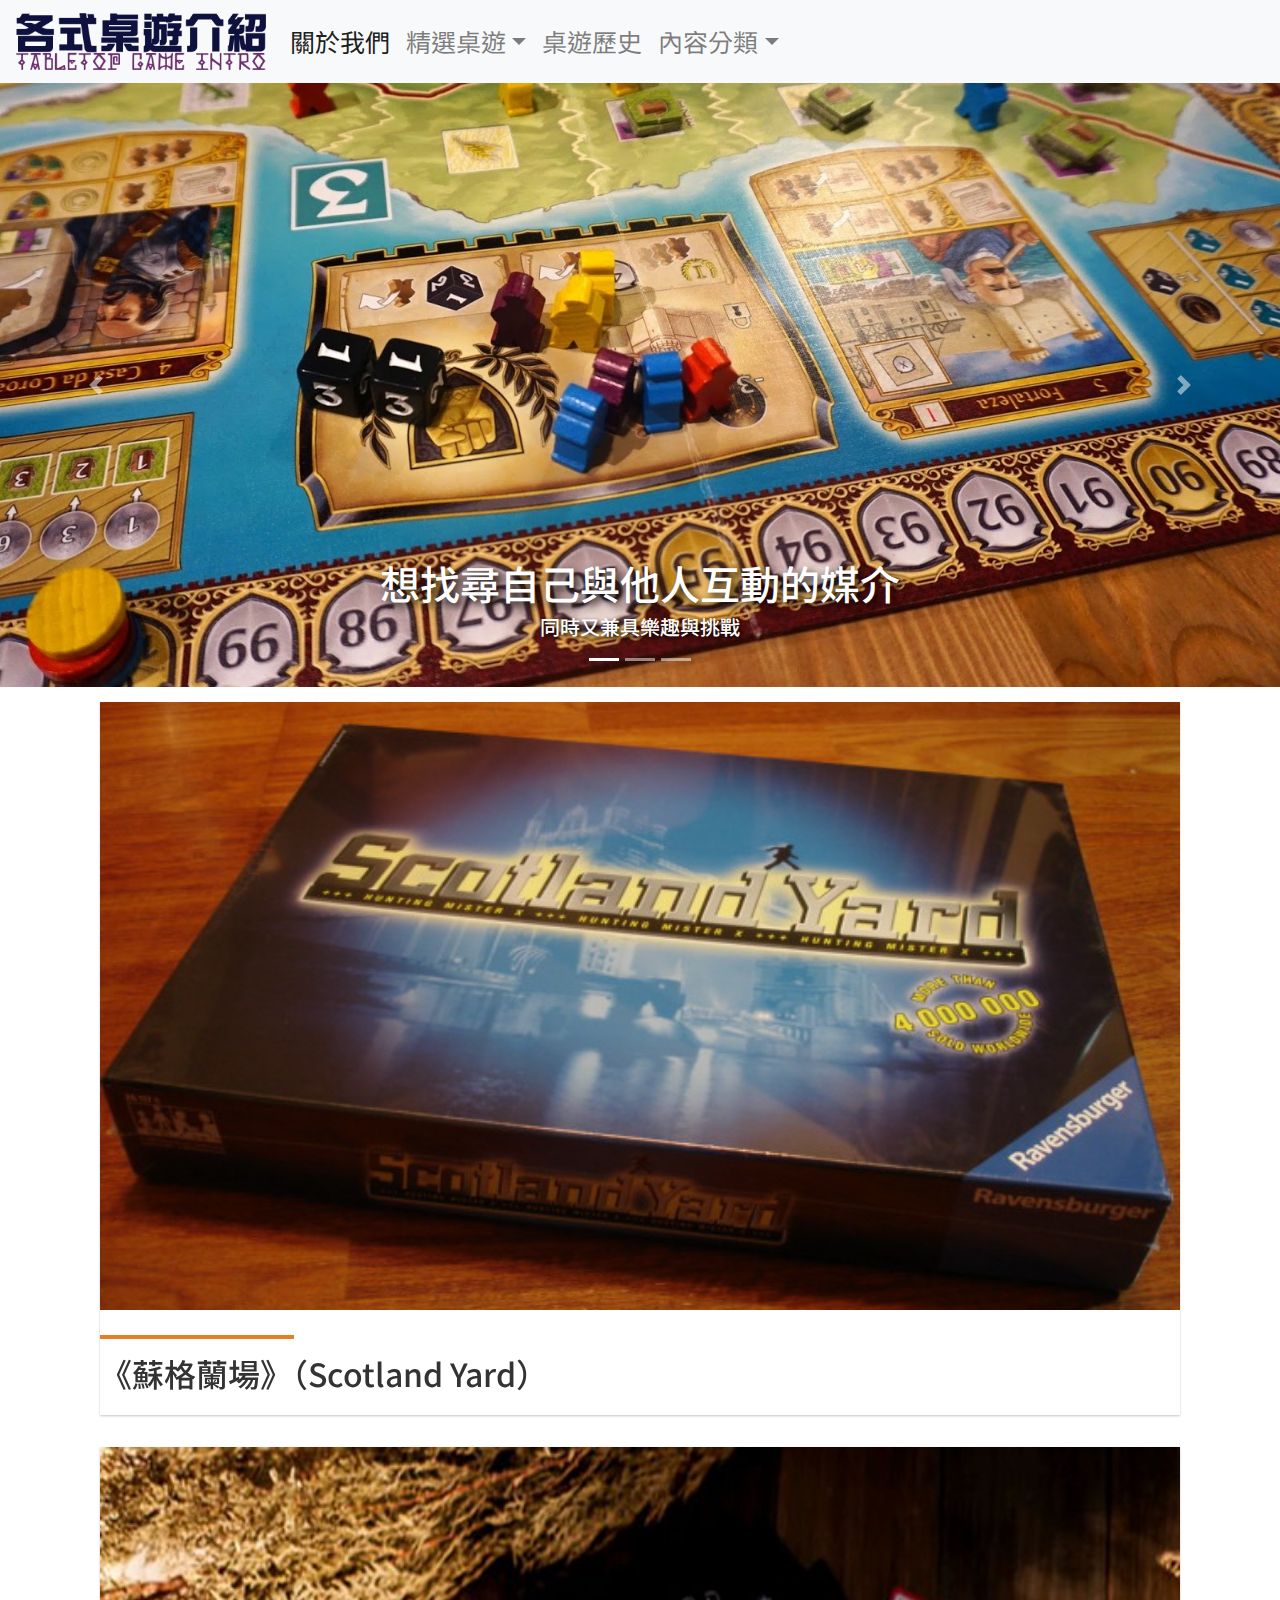
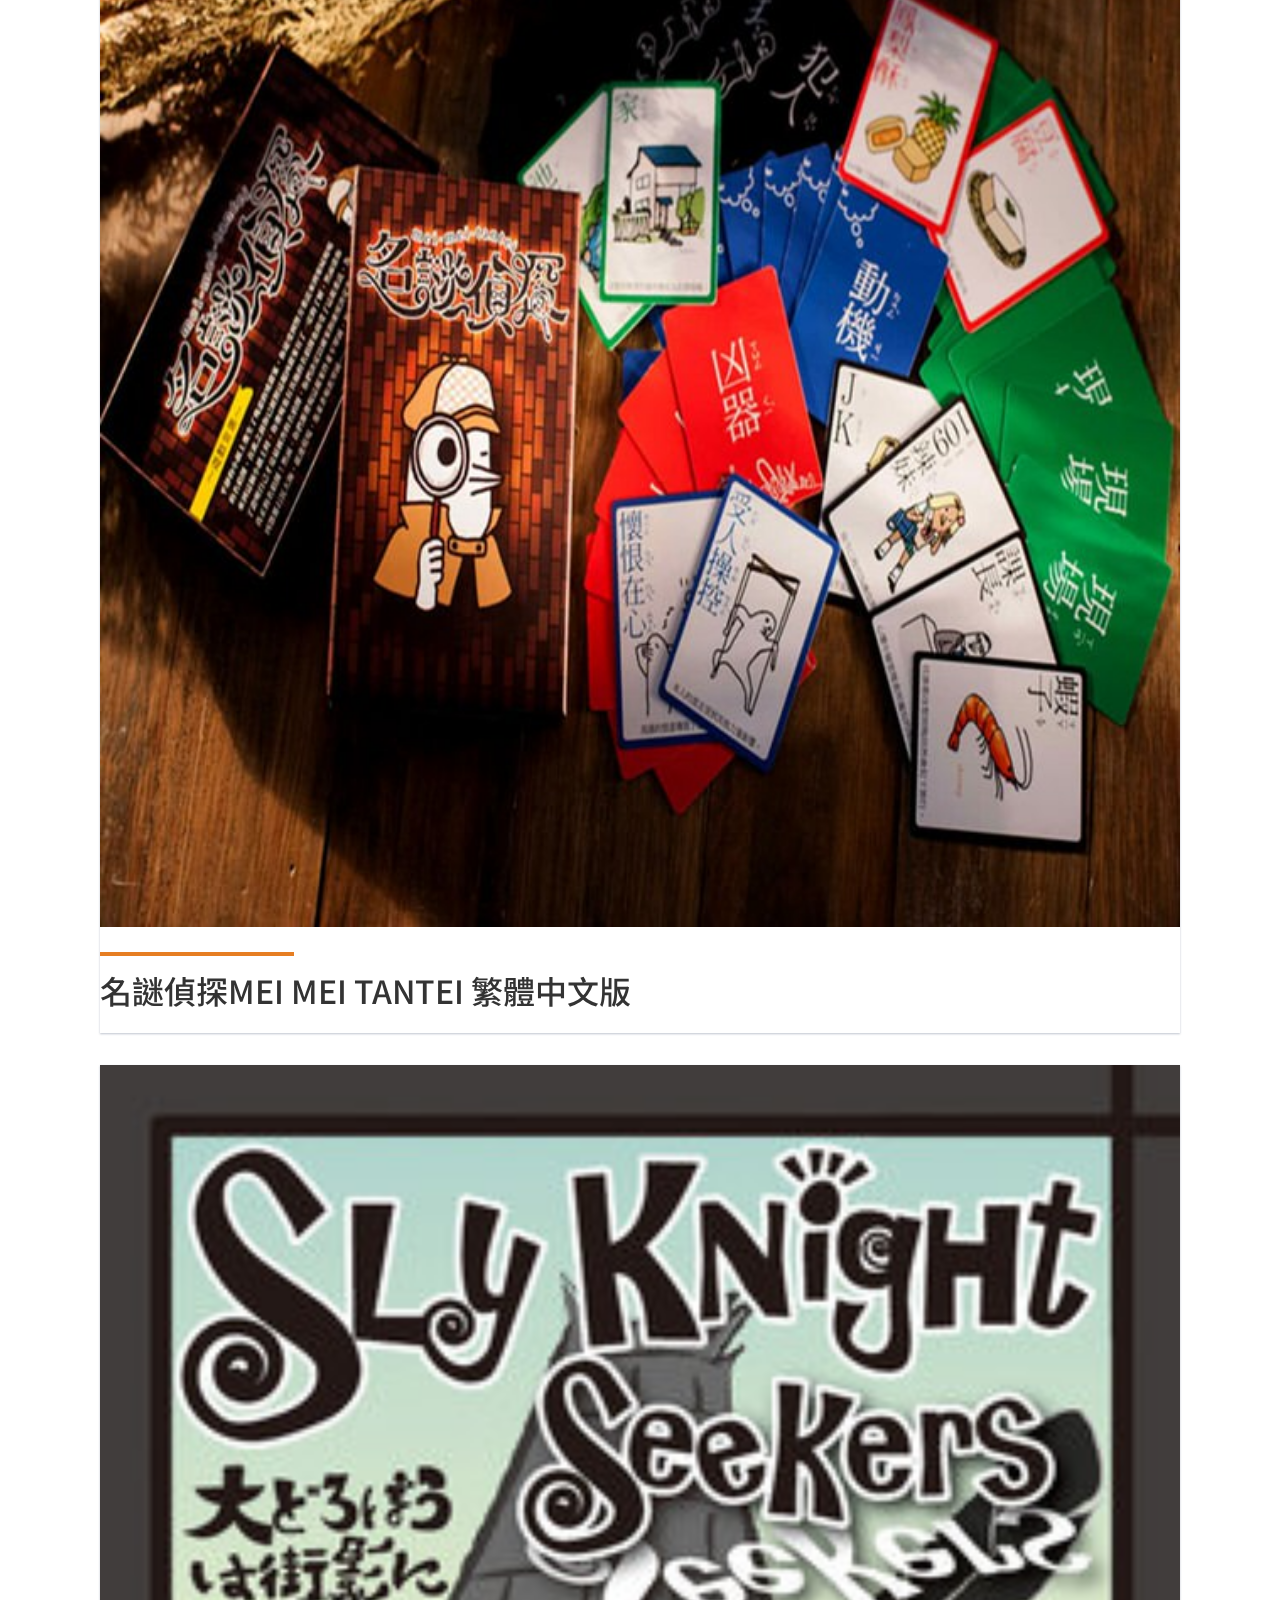
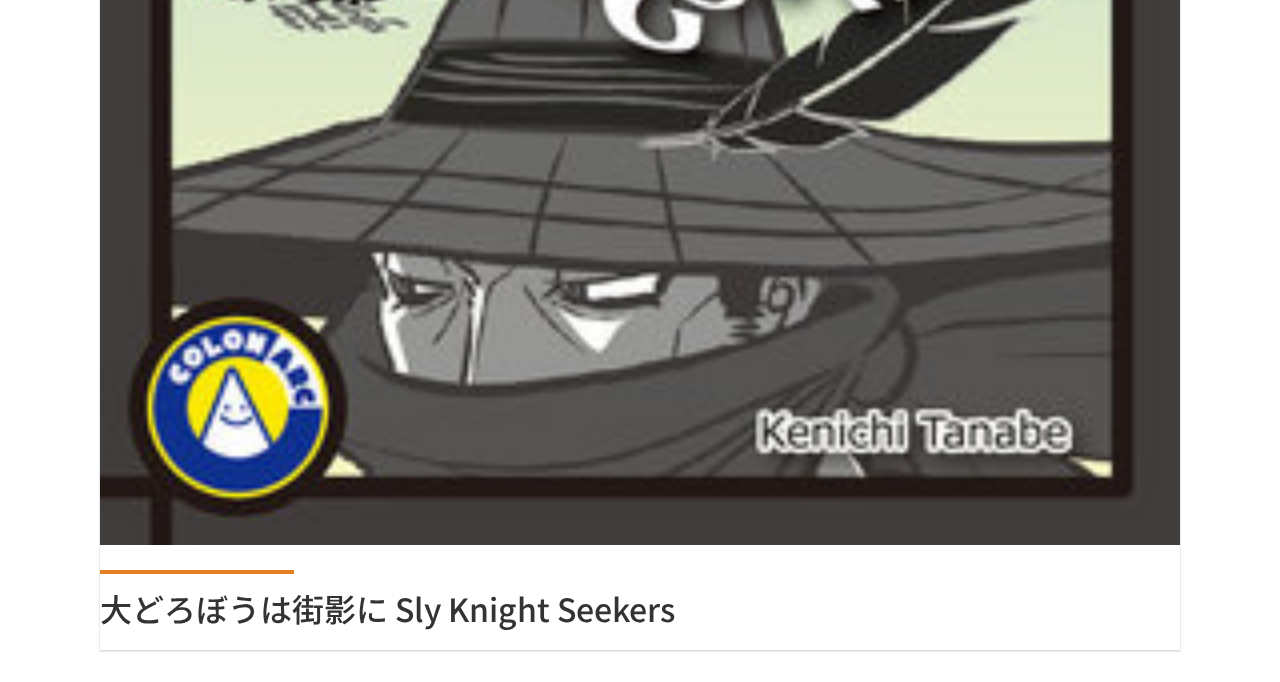
<file: reasoning.html>
<!DOCTYPE html>
<html lang="en">

<head>
    <meta charset="UTF-8">
    <title>Tabletop Game Introduction</title>
    <meta name="theme-color" content="#536F87">
    <link rel="stylesheet" href="https://fonts.googleapis.com/css?family=Noto+Sans+TC">
    <link rel="stylesheet" href="https://maxcdn.bootstrapcdn.com/bootstrap/4.1.1/css/bootstrap.min.css" id="bootstrap-css">
    <link rel="stylesheet" href="stylesheets/introduction.css" />
</head>

<body>
    <!--導覽列-->
    <nav class="navbar navbar-expand-lg navbar-light bg-light">
        <a class="navbar-brand" href="./index.html">
            <img src="./images/TGI.png" width="250">
        </a>
        <button class="navbar-toggler" type="button" data-toggle="collapse" data-target="#navbarSupportedContent" aria-controls="navbarSupportedContent"
            aria-expanded="false" aria-label="Toggle navigation">
            <span class="navbar-toggler-icon"></span>
        </button>

        <div class="collapse navbar-collapse justify-content-end" id="navbarSupportedContent">
            <ul class="navbar-nav mr-auto">
                <li class="nav-item active">
                    <a class="nav-link" href="./aboutus.html">關於我們
                        <span class="sr-only">(current)</span>
                    </a>
                </li>
                <li class="nav-item dropdown">
                    <a class="nav-link dropdown-toggle" href="#" id="navbarDropdown" role="button" data-toggle="dropdown" aria-haspopup="true"
                        aria-expanded="false">精選桌遊</a>
                    <div class="dropdown-menu" aria-labelledby="navbarDropdown">
                        <a class="dropdown-item" href="./introduction_page_gobang.html">五子棋</a>
                        <div class="dropdown-divider"></div>
                        <a class="dropdown-item" href="./introduction_page_betrayal.html">山中小屋</a>
                        <div class="dropdown-divider"></div>
                        <a class="dropdown-item" href="./introduction_page_dixit.html">說書人</a>
                    </div>
                </li>
                <li class="nav-item">
                    <a class="nav-link" href="./history.html">桌遊歷史</a>
                </li>
                <li class="nav-item dropdown">
                    <a class="nav-link dropdown-toggle" href="#" id="navbarDropdown" role="button" data-toggle="dropdown" aria-haspopup="true"
                        aria-expanded="false">內容分類</a>
                    <div class="dropdown-menu" aria-labelledby="navbarDropdown">
                        <a class="dropdown-item" href="./puzzle.html">益智</a>
                        <div class="dropdown-divider"></div>
                        <a class="dropdown-item" href="./reasoning.html">推理</a>
                        <div class="dropdown-divider"></div>
                        <a class="dropdown-item" href="./rpg.html">角色扮演</a>
                        <div class="dropdown-divider"></div>
                        <a class="dropdown-item" href="./strategy.html">策略</a>
                    </div>
                </li>
            </ul>
        </div>
    </nav>

    <!--相片輪播-->
    <div id="carouselExampleIndicators" class="carousel slide" data-ride="carousel">
        <ol class="carousel-indicators">
            <li data-target="#carouselExampleIndicators" data-slide-to="0" class="active"></li>
            <li data-target="#carouselExampleIndicators" data-slide-to="1"></li>
            <li data-target="#carouselExampleIndicators" data-slide-to="2"></li>
        </ol>
        <div class="carousel-inner">
            <div class="carousel-item active">
                <img class="d-block w-100" src="./images/1.jpg" alt="First slide">
                <div class="carousel-caption d-none d-md-block">
                    <!--輪播文字-->
                    <h1 id="carousel-text">想找尋自己與他人互動的媒介</h1>
                    <h5 id="carousel-text">同時又兼具樂趣與挑戰</h5>
                </div>
            </div>
            <div class="carousel-item">
                <img class="d-block w-100" src="./images/2.jpg" alt="Second slide">
                <div class="carousel-caption d-none d-md-block">
                    <!--輪播文字-->
                    <h1 id="carousel-text">享受與他人合作的快感</h1>
                    <h5 id="carousel-text">亦或是打敗他人得到的成就感</h5>
                </div>
            </div>
            <div class="carousel-item">
                <img class="d-block w-100" src="./images/3.JPG" alt="Third slide">
                <div class="carousel-caption d-none d-md-block">
                    <!--輪播文字-->
                    <h1 id="carousel-text">錯綜複雜的謎題等著你來挑戰</h1>
                    <h5 id="carousel-text">輕鬆有趣的玩法也等待著你</h5>
                </div>
            </div>
        </div>
        <a class="carousel-control-prev" href="#carouselExampleIndicators" role="button" data-slide="prev">
            <span class="carousel-control-prev-icon" aria-hidden="true"></span>
            <span class="sr-only">Previous</span>
        </a>
        <a class="carousel-control-next" href="#carouselExampleIndicators" role="button" data-slide="next">
            <span class="carousel-control-next-icon" aria-hidden="true"></span>
            <span class="sr-only">Next</span>
        </a>
    </div>

    <!--內容-->
    <div class="container">
            <div class="row">
                <div class="col-md-12">
                    <div id="news-slider11" class="owl-carousel">
                        <div class="post-slide11">
                            <div class="post-img">
                                <span class="over-layer"></span>
                                <img src="./images/scotland.jpg" alt="">
                            </div>
                            <h3 class="post-title">
                                <a href="#"><h2>《蘇格蘭場》（Scotland Yard）</h2></a>
                            </h3>
                        </div>
         
                        <div class="post-slide11">
                            <div class="post-img">
                                <span class="over-layer"></span>
                                <img src="./images/meimei.jpg" alt="">
                            </div>
                            <h3 class="post-title">
                                <a href="#"><h2>名謎偵探MEI MEI TANTEI 繁體中文版</h2></a>
                            </h3>
                        </div>
         
                        <div class="post-slide11">
                            <div class="post-img">
                                <span class="over-layer"></span>
                                <img src="./images/SKS.jpg" alt="">
                            </div>
                            <h3 class="post-title">
                                    <a href="#"><h2>大どろぼうは街影に Sly Knight Seekers</h2></a>
                            </h3>
                        </div>
                    </div>
                </div>
            </div>
        </div>
    <script src="https://cdnjs.cloudflare.com/ajax/libs/popper.js/1.12.9/umd/popper.min.js" integrity="sha384-ApNbgh9B+Y1QKtv3Rn7W3mgPxhU9K/ScQsAP7hUibX39j7fakFPskvXusvfa0b4Q"
        crossorigin="anonymous"></script>
    <script type="text/javascript" src="https://code.jquery.com/jquery-1.12.0.min.js"></script>
    <script src="https://maxcdn.bootstrapcdn.com/bootstrap/4.1.1/js/bootstrap.min.js"></script>
    <script type="text/javascript" src="javascripts/BackTotheTop.js"></script>
    <script type="text/javascript" src="javascripts/MovingBoxCarousel.js"></script>
</body>

</html>
</file>
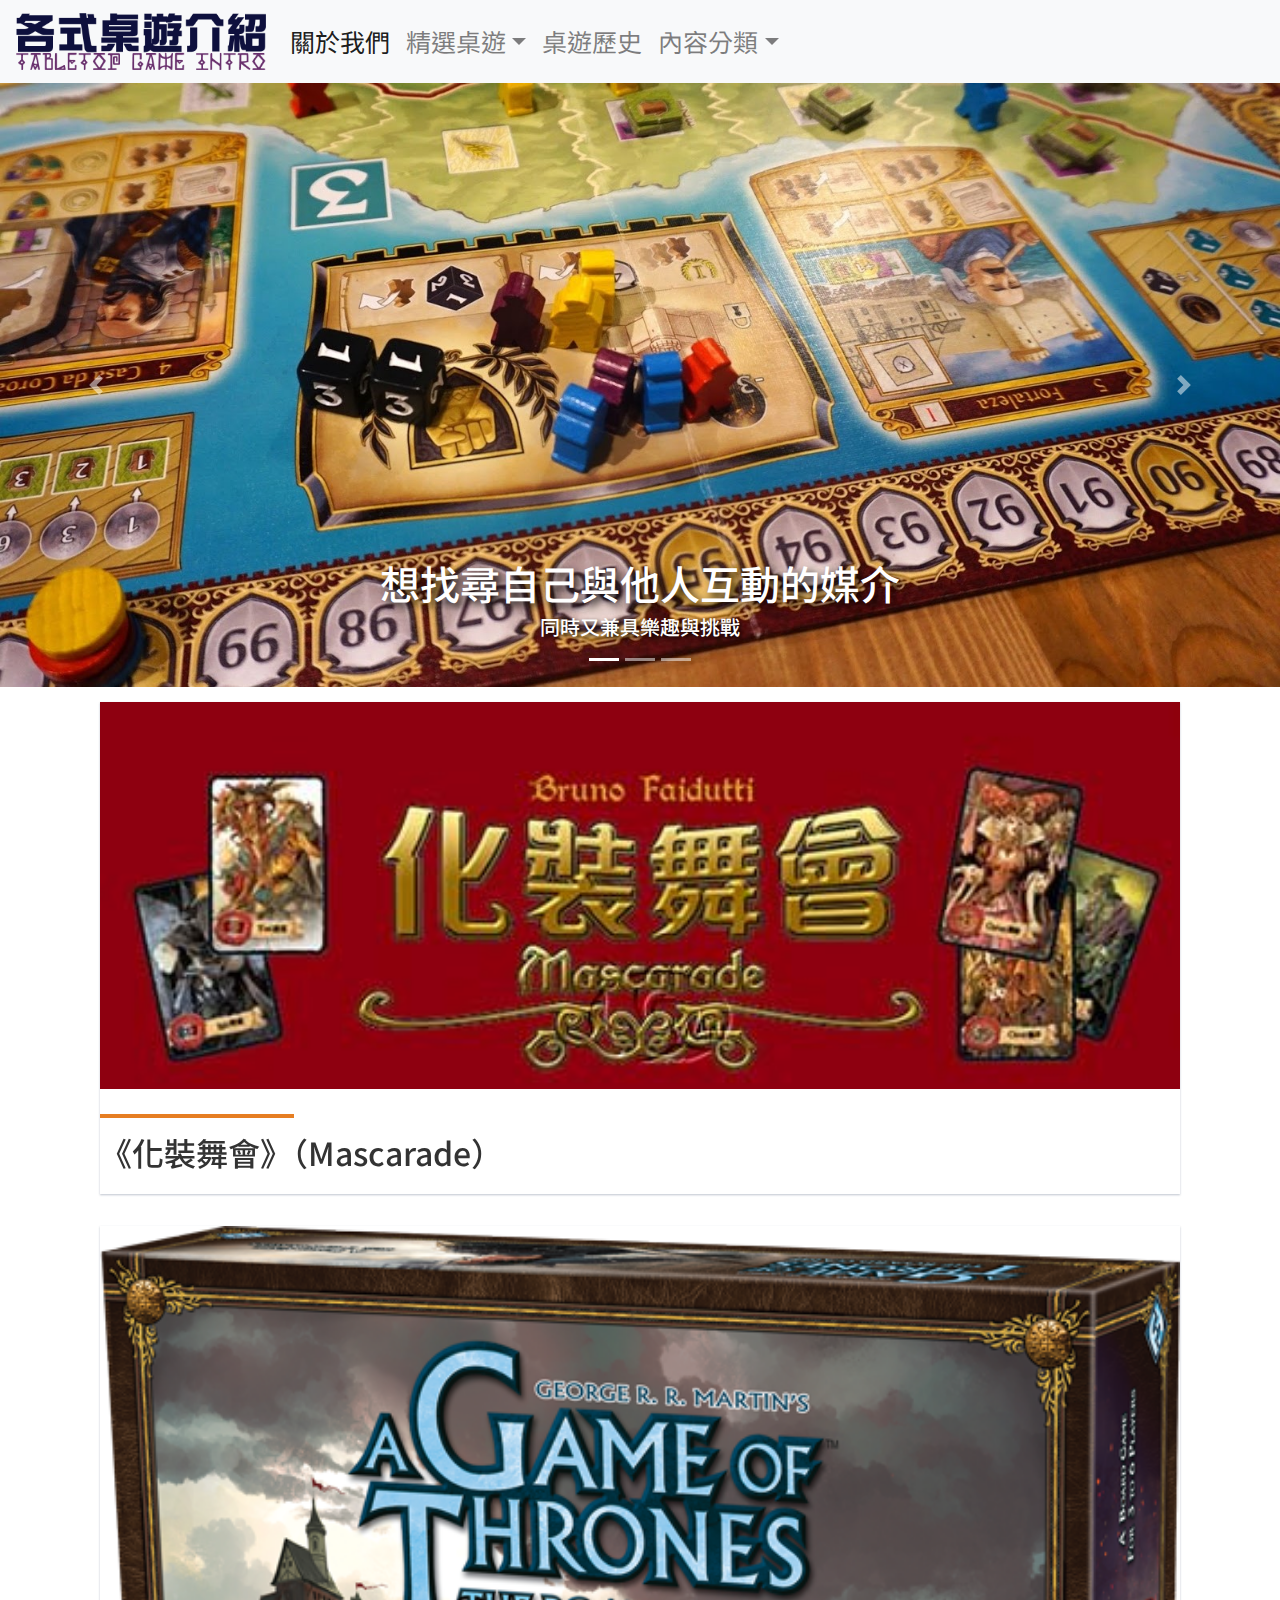
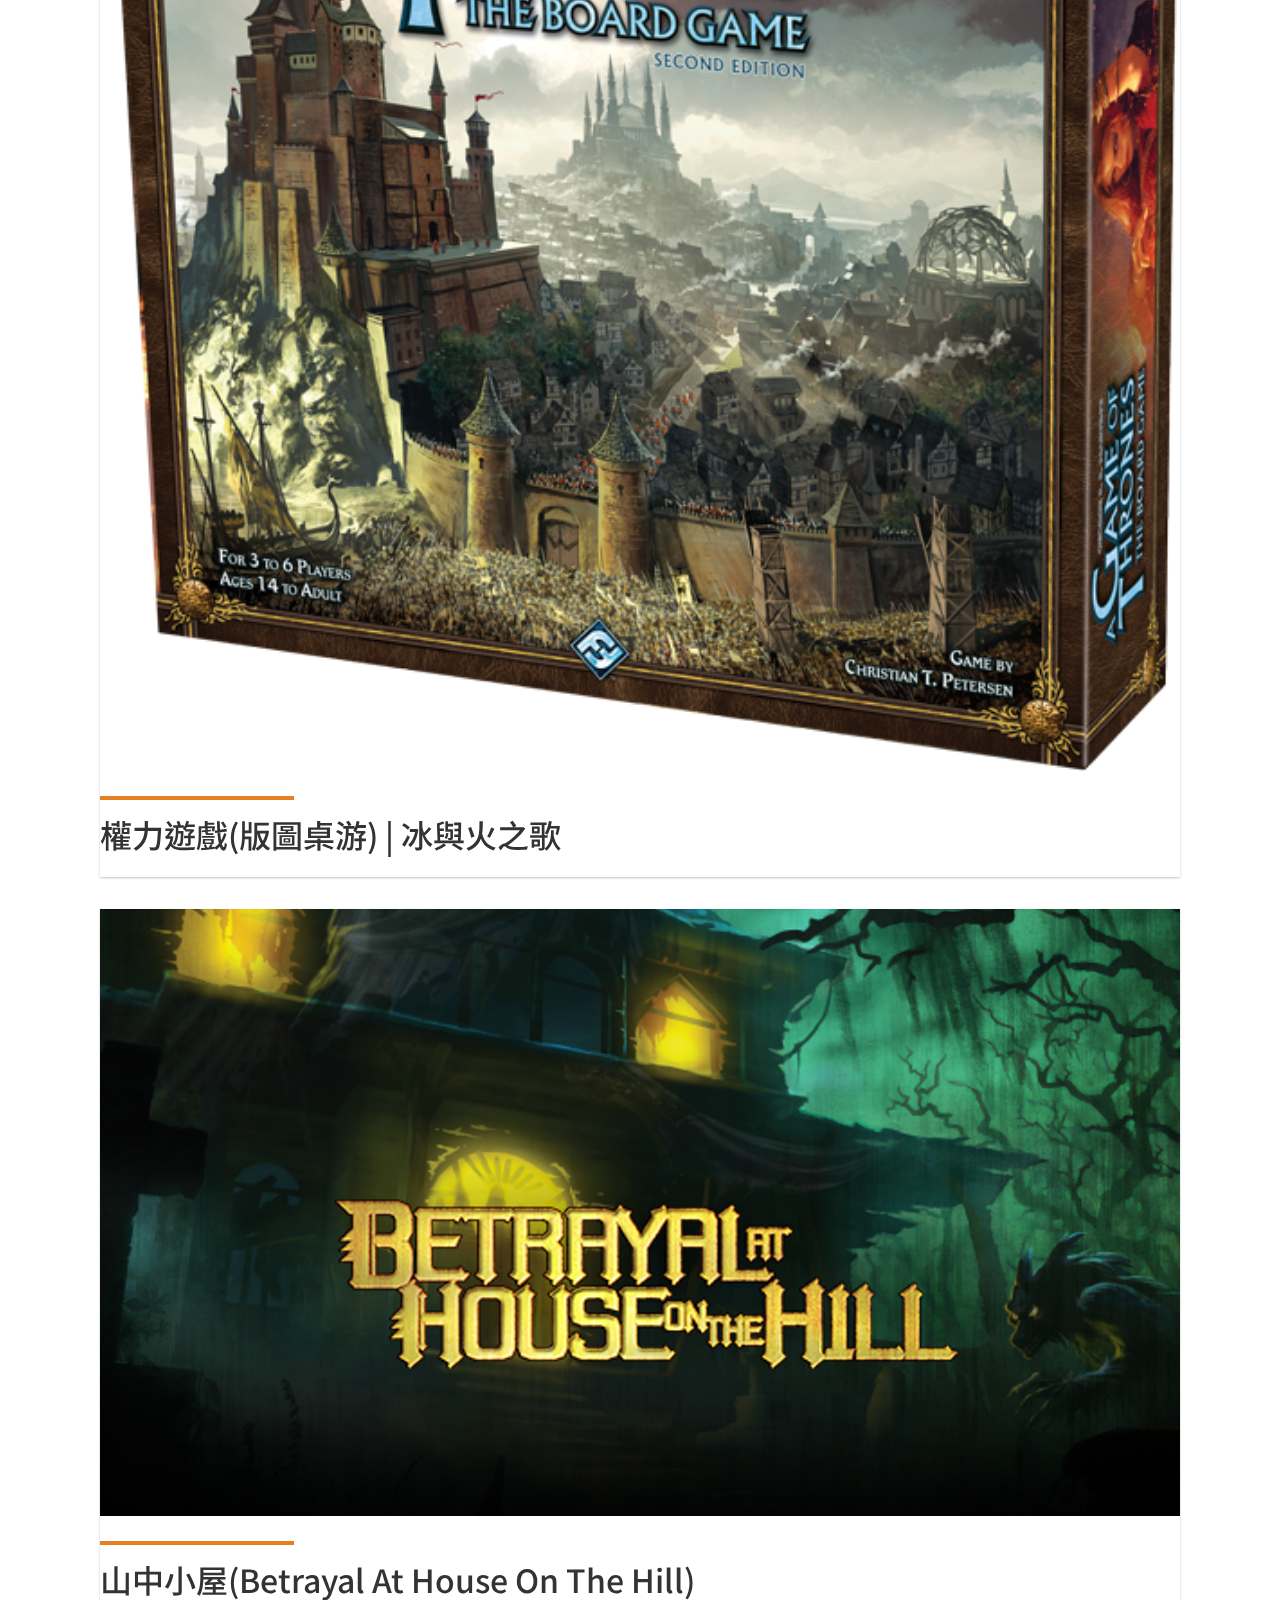
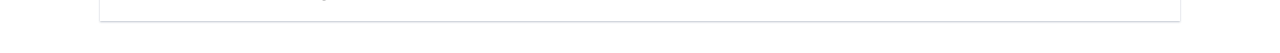
<file: rpg.html>
<!DOCTYPE html>
<html lang="en">

<head>
    <meta charset="UTF-8">
    <title>Tabletop Game Introduction</title>
    <meta name="theme-color" content="#536F87">
    <link rel="stylesheet" href="https://fonts.googleapis.com/css?family=Noto+Sans+TC">
    <link rel="stylesheet" href="https://maxcdn.bootstrapcdn.com/bootstrap/4.1.1/css/bootstrap.min.css" id="bootstrap-css">
    <link rel="stylesheet" href="stylesheets/introduction.css" />
</head>

<body>
    <!--導覽列-->
    <nav class="navbar navbar-expand-lg navbar-light bg-light">
        <a class="navbar-brand" href="./index.html">
            <img src="./images/TGI.png" width="250">
        </a>
        <button class="navbar-toggler" type="button" data-toggle="collapse" data-target="#navbarSupportedContent" aria-controls="navbarSupportedContent"
            aria-expanded="false" aria-label="Toggle navigation">
            <span class="navbar-toggler-icon"></span>
        </button>

        <div class="collapse navbar-collapse justify-content-end" id="navbarSupportedContent">
            <ul class="navbar-nav mr-auto">
                <li class="nav-item active">
                    <a class="nav-link" href="./aboutus.html">關於我們
                        <span class="sr-only">(current)</span>
                    </a>
                </li>
                <li class="nav-item dropdown">
                    <a class="nav-link dropdown-toggle" href="#" id="navbarDropdown" role="button" data-toggle="dropdown" aria-haspopup="true"
                        aria-expanded="false">精選桌遊</a>
                    <div class="dropdown-menu" aria-labelledby="navbarDropdown">
                        <a class="dropdown-item" href="./introduction_page_gobang.html">五子棋</a>
                        <div class="dropdown-divider"></div>
                        <a class="dropdown-item" href="./introduction_page_betrayal.html">山中小屋</a>
                        <div class="dropdown-divider"></div>
                        <a class="dropdown-item" href="./introduction_page_dixit.html">說書人</a>
                    </div>
                </li>
                <li class="nav-item">
                    <a class="nav-link" href="./history.html">桌遊歷史</a>
                </li>
                <li class="nav-item dropdown">
                    <a class="nav-link dropdown-toggle" href="#" id="navbarDropdown" role="button" data-toggle="dropdown" aria-haspopup="true"
                        aria-expanded="false">內容分類</a>
                    <div class="dropdown-menu" aria-labelledby="navbarDropdown">
                        <a class="dropdown-item" href="./puzzle.html">益智</a>
                        <div class="dropdown-divider"></div>
                        <a class="dropdown-item" href="./reasoning.html">推理</a>
                        <div class="dropdown-divider"></div>
                        <a class="dropdown-item" href="./rpg.html">角色扮演</a>
                        <div class="dropdown-divider"></div>
                        <a class="dropdown-item" href="./strategy.html">策略</a>
                    </div>
                </li>
            </ul>
        </div>
    </nav>

    <!--相片輪播-->
    <div id="carouselExampleIndicators" class="carousel slide" data-ride="carousel">
        <ol class="carousel-indicators">
            <li data-target="#carouselExampleIndicators" data-slide-to="0" class="active"></li>
            <li data-target="#carouselExampleIndicators" data-slide-to="1"></li>
            <li data-target="#carouselExampleIndicators" data-slide-to="2"></li>
        </ol>
        <div class="carousel-inner">
            <div class="carousel-item active">
                <img class="d-block w-100" src="./images/1.jpg" alt="First slide">
                <div class="carousel-caption d-none d-md-block">
                    <!--輪播文字-->
                    <h1 id="carousel-text">想找尋自己與他人互動的媒介</h1>
                    <h5 id="carousel-text">同時又兼具樂趣與挑戰</h5>
                </div>
            </div>
            <div class="carousel-item">
                <img class="d-block w-100" src="./images/2.jpg" alt="Second slide">
                <div class="carousel-caption d-none d-md-block">
                    <!--輪播文字-->
                    <h1 id="carousel-text">享受與他人合作的快感</h1>
                    <h5 id="carousel-text">亦或是打敗他人得到的成就感</h5>
                </div>
            </div>
            <div class="carousel-item">
                <img class="d-block w-100" src="./images/3.JPG" alt="Third slide">
                <div class="carousel-caption d-none d-md-block">
                    <!--輪播文字-->
                    <h1 id="carousel-text">錯綜複雜的謎題等著你來挑戰</h1>
                    <h5 id="carousel-text">輕鬆有趣的玩法也等待著你</h5>
                </div>
            </div>
        </div>
        <a class="carousel-control-prev" href="#carouselExampleIndicators" role="button" data-slide="prev">
            <span class="carousel-control-prev-icon" aria-hidden="true"></span>
            <span class="sr-only">Previous</span>
        </a>
        <a class="carousel-control-next" href="#carouselExampleIndicators" role="button" data-slide="next">
            <span class="carousel-control-next-icon" aria-hidden="true"></span>
            <span class="sr-only">Next</span>
        </a>
    </div>

    <!--內容-->
    <div class="container">
            <div class="row">
                <div class="col-md-12">
                    <div id="news-slider11" class="owl-carousel">
                        <div class="post-slide11">
                            <div class="post-img">
                                <span class="over-layer"></span>
                                <img src="./images/Mascarade.jpg" alt="">
                            </div>
                            <h3 class="post-title">
                                <a href="#"><h2>《化裝舞會》（Mascarade）</h2></a>
                            </h3>
                        </div>
         
                        <div class="post-slide11">
                            <div class="post-img">
                                <span class="over-layer"></span>
                                <img src="./images/GoT.png" alt="">
                            </div>
                            <h3 class="post-title">
                                <a href="#"><h2>權力遊戲(版圖桌游) | 冰與火之歌</h2></a>
                            </h3>
                        </div>
         
                        <div class="post-slide11">
                            <div class="post-img">
                                <span class="over-layer"></span>
                                <img src="./images/Betrayal Title Image.png" alt="">
                            </div>
                            <h3 class="post-title">
                                    <a href="./introduction_page_betrayal.html"><h2>山中小屋(Betrayal at House on the Hill)</h2></a>
                            </h3>
                        </div>
                    </div>
                </div>
            </div>
        </div>
    <script src="https://cdnjs.cloudflare.com/ajax/libs/popper.js/1.12.9/umd/popper.min.js" integrity="sha384-ApNbgh9B+Y1QKtv3Rn7W3mgPxhU9K/ScQsAP7hUibX39j7fakFPskvXusvfa0b4Q"
        crossorigin="anonymous"></script>
    <script type="text/javascript" src="https://code.jquery.com/jquery-1.12.0.min.js"></script>
    <script src="https://maxcdn.bootstrapcdn.com/bootstrap/4.1.1/js/bootstrap.min.js"></script>
    <script type="text/javascript" src="javascripts/BackTotheTop.js"></script>
</body>

</html>
</file>
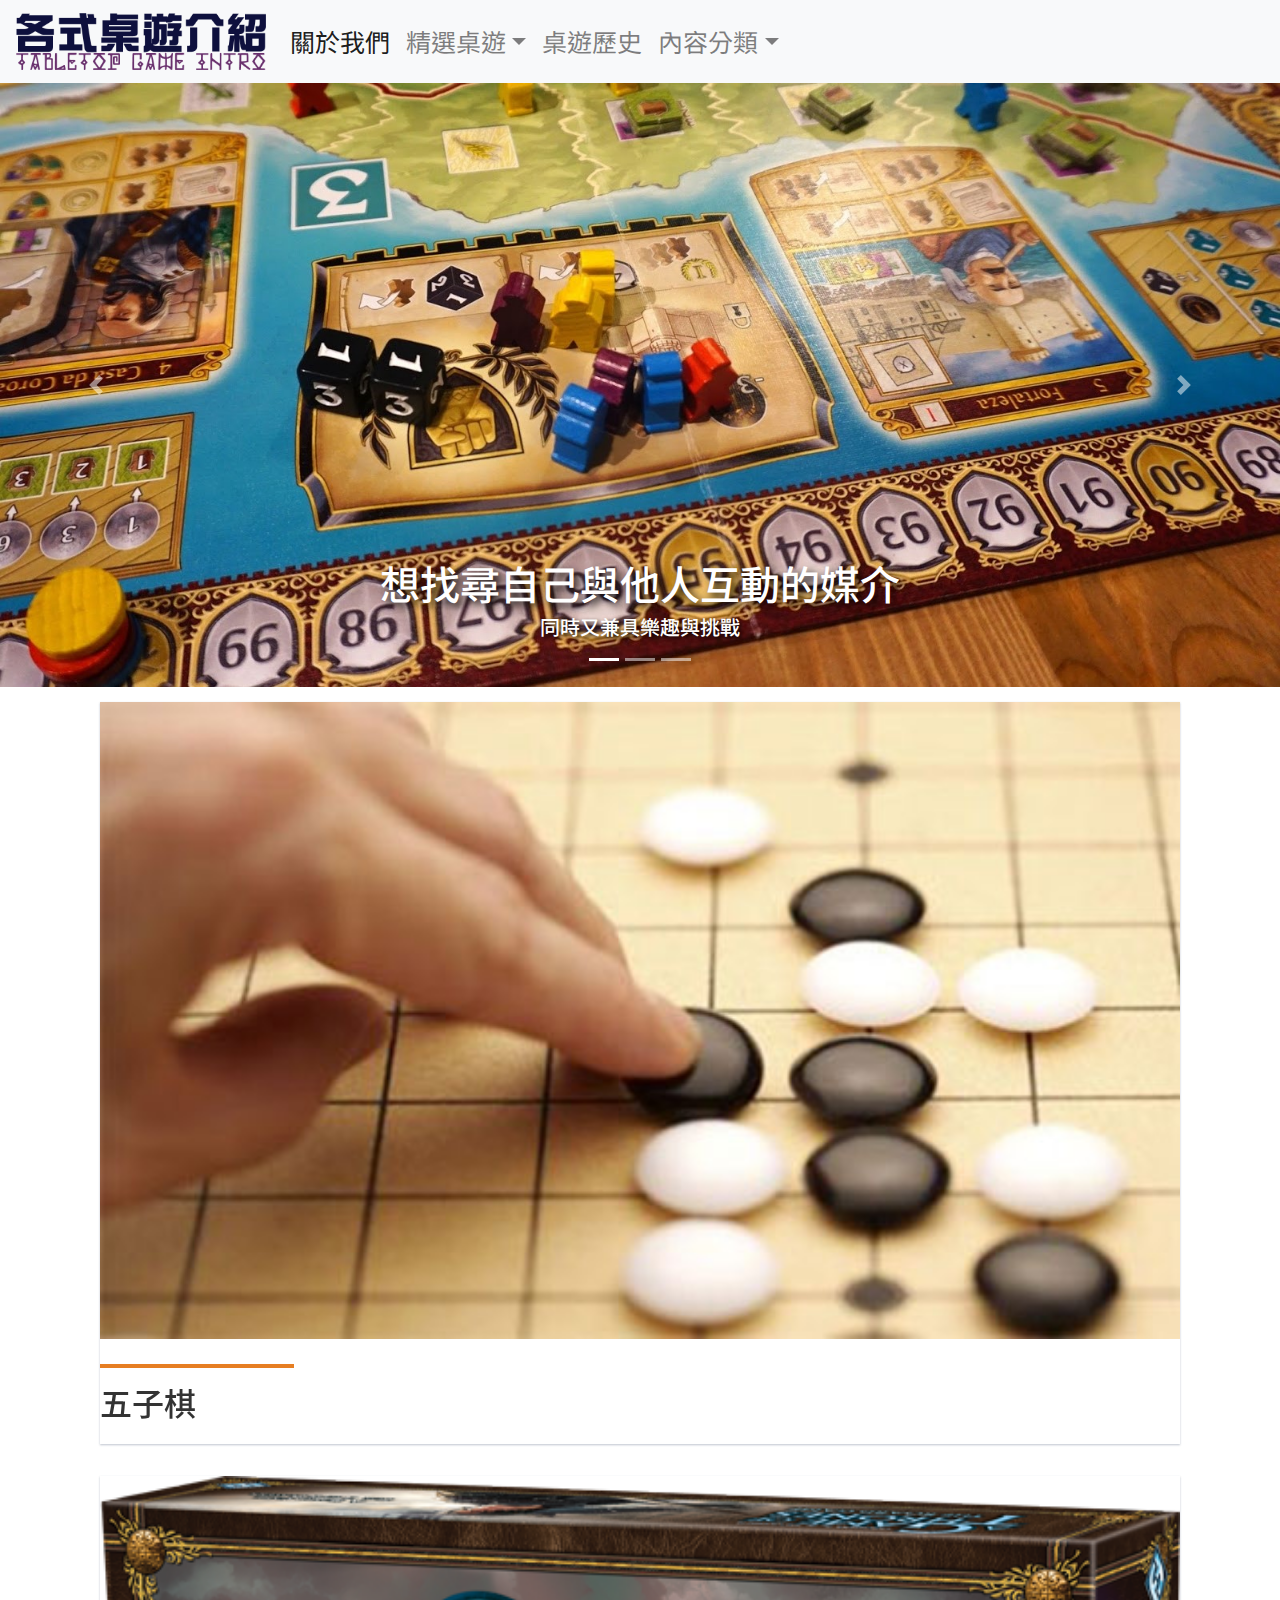
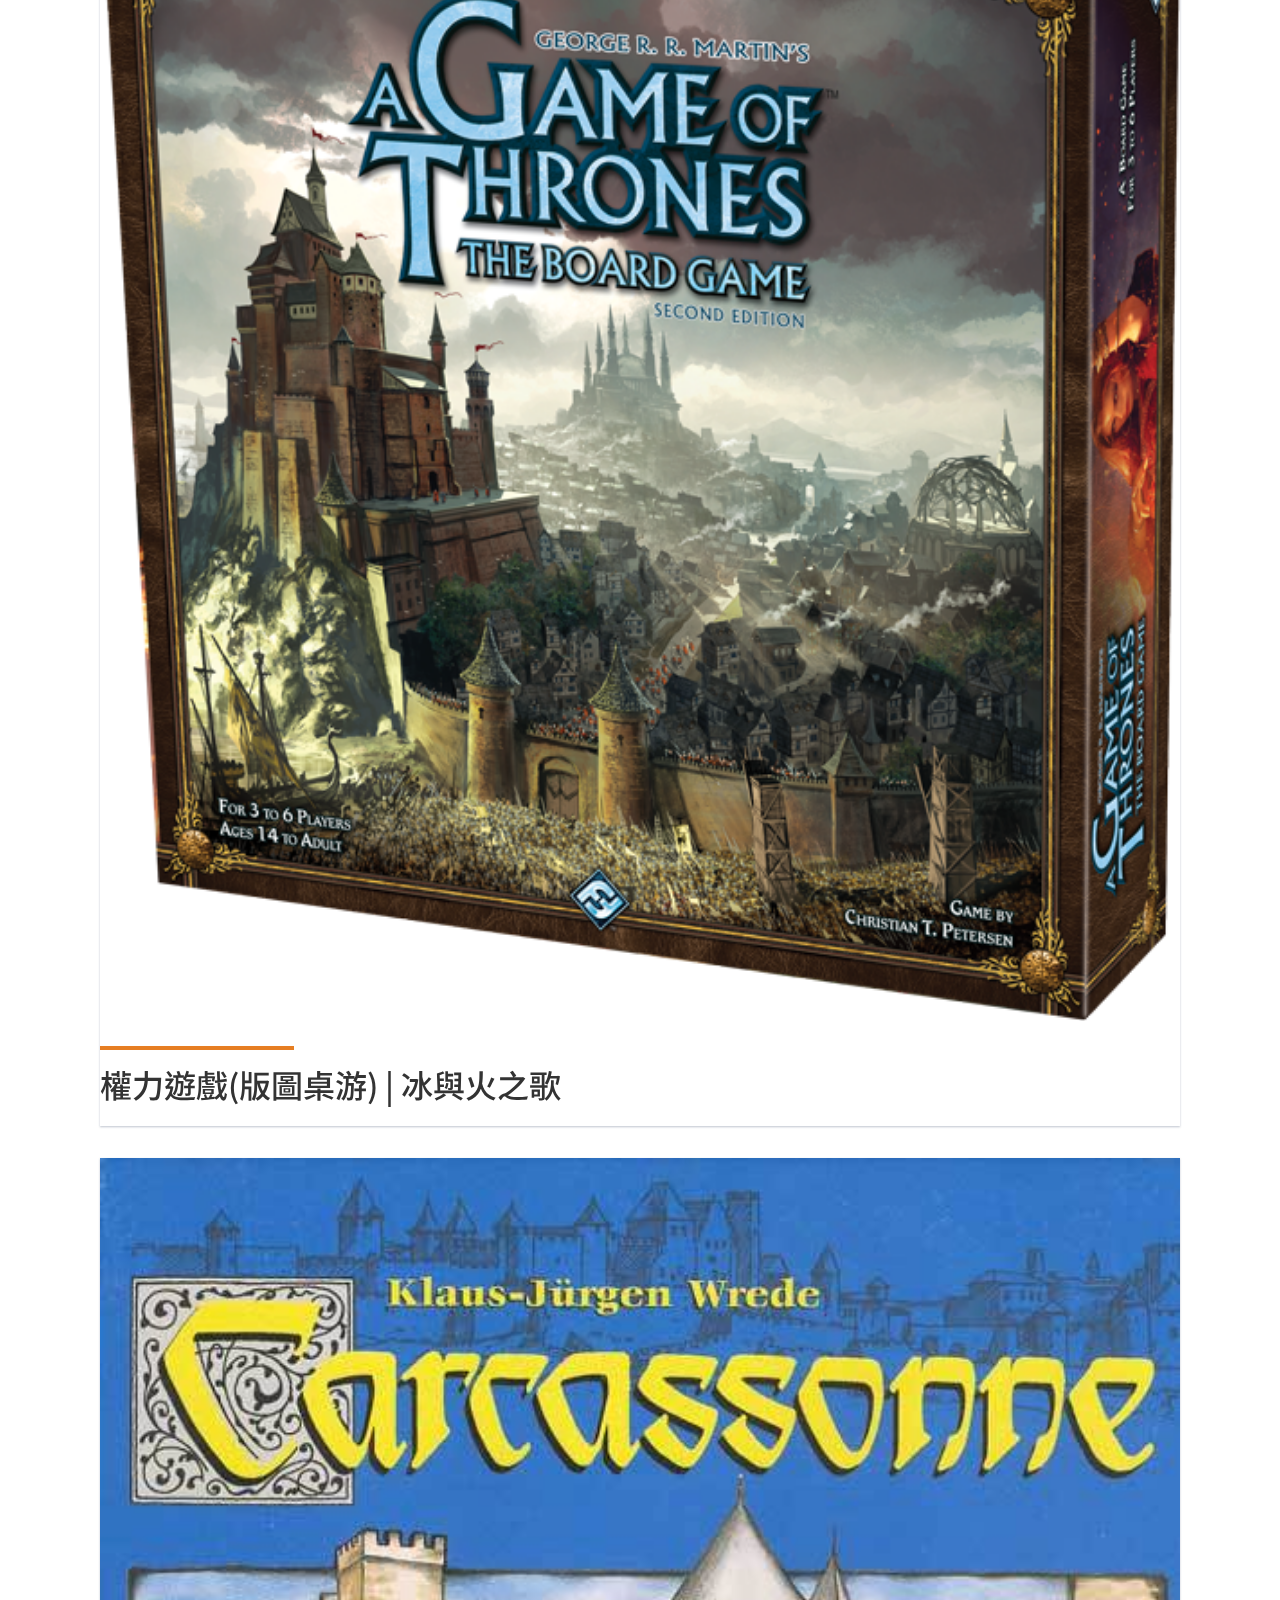
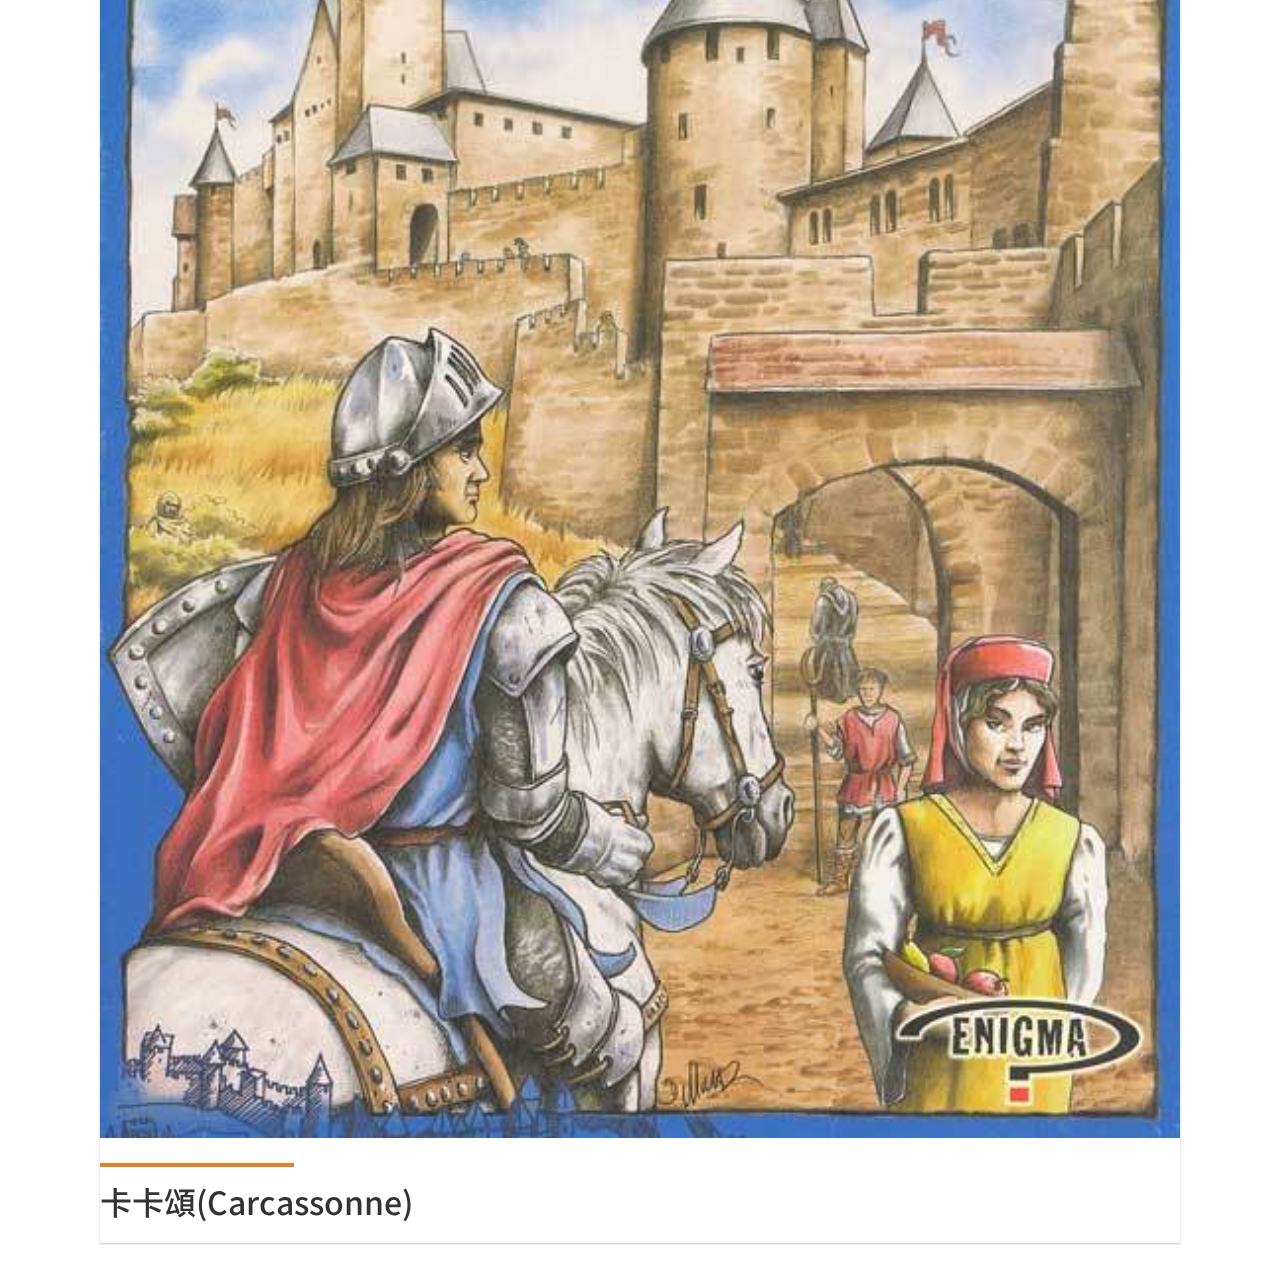
<file: strategy.html>
<!DOCTYPE html>
<html lang="en">

<head>
    <meta charset="UTF-8">
    <title>Tabletop Game Introduction</title>
    <meta name="theme-color" content="#536F87">
    <link rel="stylesheet" href="https://fonts.googleapis.com/css?family=Noto+Sans+TC">
    <link rel="stylesheet" href="https://maxcdn.bootstrapcdn.com/bootstrap/4.1.1/css/bootstrap.min.css" id="bootstrap-css">
    <link rel="stylesheet" href="stylesheets/introduction.css" />
</head>

<body>
    <!--導覽列-->
    <nav class="navbar navbar-expand-lg navbar-light bg-light">
        <a class="navbar-brand" href="./index.html">
            <img src="./images/TGI.png" width="250">
        </a>
        <button class="navbar-toggler" type="button" data-toggle="collapse" data-target="#navbarSupportedContent" aria-controls="navbarSupportedContent"
            aria-expanded="false" aria-label="Toggle navigation">
            <span class="navbar-toggler-icon"></span>
        </button>

        <div class="collapse navbar-collapse justify-content-end" id="navbarSupportedContent">
            <ul class="navbar-nav mr-auto">
                <li class="nav-item active">
                    <a class="nav-link" href="./aboutus.html">關於我們
                        <span class="sr-only">(current)</span>
                    </a>
                </li>
                <li class="nav-item dropdown">
                    <a class="nav-link dropdown-toggle" href="#" id="navbarDropdown" role="button" data-toggle="dropdown" aria-haspopup="true"
                        aria-expanded="false">精選桌遊</a>
                    <div class="dropdown-menu" aria-labelledby="navbarDropdown">
                        <a class="dropdown-item" href="./introduction_page_gobang.html">五子棋</a>
                        <div class="dropdown-divider"></div>
                        <a class="dropdown-item" href="./introduction_page_betrayal.html">山中小屋</a>
                        <div class="dropdown-divider"></div>
                        <a class="dropdown-item" href="./introduction_page_dixit.html">說書人</a>
                    </div>
                </li>
                <li class="nav-item">
                    <a class="nav-link" href="./history.html">桌遊歷史</a>
                </li>
                <li class="nav-item dropdown">
                    <a class="nav-link dropdown-toggle" href="#" id="navbarDropdown" role="button" data-toggle="dropdown" aria-haspopup="true"
                        aria-expanded="false">內容分類</a>
                    <div class="dropdown-menu" aria-labelledby="navbarDropdown">
                        <a class="dropdown-item" href="./puzzle.html">益智</a>
                        <div class="dropdown-divider"></div>
                        <a class="dropdown-item" href="./reasoning.html">推理</a>
                        <div class="dropdown-divider"></div>
                        <a class="dropdown-item" href="./rpg.html">角色扮演</a>
                        <div class="dropdown-divider"></div>
                        <a class="dropdown-item" href="./strategy.html">策略</a>
                    </div>
                </li>
            </ul>
        </div>
    </nav>

    <!--相片輪播-->
    <div id="carouselExampleIndicators" class="carousel slide" data-ride="carousel">
        <ol class="carousel-indicators">
            <li data-target="#carouselExampleIndicators" data-slide-to="0" class="active"></li>
            <li data-target="#carouselExampleIndicators" data-slide-to="1"></li>
            <li data-target="#carouselExampleIndicators" data-slide-to="2"></li>
        </ol>
        <div class="carousel-inner">
            <div class="carousel-item active">
                <img class="d-block w-100" src="./images/1.jpg" alt="First slide">
                <div class="carousel-caption d-none d-md-block">
                    <!--輪播文字-->
                    <h1 id="carousel-text">想找尋自己與他人互動的媒介</h1>
                    <h5 id="carousel-text">同時又兼具樂趣與挑戰</h5>
                </div>
            </div>
            <div class="carousel-item">
                <img class="d-block w-100" src="./images/2.jpg" alt="Second slide">
                <div class="carousel-caption d-none d-md-block">
                    <!--輪播文字-->
                    <h1 id="carousel-text">享受與他人合作的快感</h1>
                    <h5 id="carousel-text">亦或是打敗他人得到的成就感</h5>
                </div>
            </div>
            <div class="carousel-item">
                <img class="d-block w-100" src="./images/3.JPG" alt="Third slide">
                <div class="carousel-caption d-none d-md-block">
                    <!--輪播文字-->
                    <h1 id="carousel-text">錯綜複雜的謎題等著你來挑戰</h1>
                    <h5 id="carousel-text">輕鬆有趣的玩法也等待著你</h5>
                </div>
            </div>
        </div>
        <a class="carousel-control-prev" href="#carouselExampleIndicators" role="button" data-slide="prev">
            <span class="carousel-control-prev-icon" aria-hidden="true"></span>
            <span class="sr-only">Previous</span>
        </a>
        <a class="carousel-control-next" href="#carouselExampleIndicators" role="button" data-slide="next">
            <span class="carousel-control-next-icon" aria-hidden="true"></span>
            <span class="sr-only">Next</span>
        </a>
    </div>

    <!--內容-->
    <div class="container">
            <div class="row">
                <div class="col-md-12">
                    <div id="news-slider11" class="owl-carousel">
                        <div class="post-slide11">
                            <div class="post-img">
                                <span class="over-layer"></span>
                                <img src="./images/gobang.jpg" alt="">
                            </div>
                            <h3 class="post-title">
                                <a href="#"><h2>五子棋</h2></a>
                            </h3>
                        </div>
         
                        <div class="post-slide11">
                            <div class="post-img">
                                <span class="over-layer"></span>
                                <img src="./images/GoT.png" alt="">
                            </div>
                            <h3 class="post-title">
                                <a href="#"><h2>權力遊戲(版圖桌游) | 冰與火之歌</h2></a>
                            </h3>
                        </div>
         
                        <div class="post-slide11">
                            <div class="post-img">
                                <span class="over-layer"></span>
                                <img src="./images/Carcassonne.jpg" alt="">
                            </div>
                            <h3 class="post-title">
                                    <a href="#"><h2>卡卡頌(Carcassonne)</h2></a>
                            </h3>
                        </div>
                    </div>
                </div>
            </div>
        </div>
    <script src="https://cdnjs.cloudflare.com/ajax/libs/popper.js/1.12.9/umd/popper.min.js" integrity="sha384-ApNbgh9B+Y1QKtv3Rn7W3mgPxhU9K/ScQsAP7hUibX39j7fakFPskvXusvfa0b4Q"
        crossorigin="anonymous"></script>
    <script type="text/javascript" src="https://code.jquery.com/jquery-1.12.0.min.js"></script>
    <script src="https://maxcdn.bootstrapcdn.com/bootstrap/4.1.1/js/bootstrap.min.js"></script>
    <script type="text/javascript" src="javascripts/BackTotheTop.js"></script>
</body>

</html>
</file>
<file: stylesheets/introduction.css>
@keyframes fadein{
    0% {
        opacity: 0;
    }
    100% {
        opacity: 1;
    }
}



#carousel-text{
    text-shadow: black 0.1em 0.1em 0.2em
}

html, body {
	height: 100%;
}

body {
    font-family: 'Noto Sans TC', bold;
    margin: 0;
    padding: 0;
    width: 100%;
    height: 100%; 
}

#hot{
    padding: 10px;
}

.collapse {
    font-size: 25px;
}

.carousel .carousel-item {
    min-height: 300px;
    max-height: 756px;
  }
  
.carousel .carousel-item img {
    min-height: 300px;
    max-height: 756px;
    object-fit: cover;
  }

#intro-content {
    margin: 20px 0 0;
    height: 80%; 
}

#intro-text {
    overflow-y: auto;
}

/*aboutus*/
#nickname{
    font-size: 20px;
    color: gray;
}
.desc_wrapper{
    margin:  20px 10px;
}
#self_intro{
    margin:  0 50px;
}
#self_hr{
    color: coral;
}

 /* for Chrome */
#intro-text::-webkit-scrollbar {
    display: none;
}

.post-slide11{
    background: #fff;
    margin: 0 15px;
    box-shadow: 0 1px 2px rgba(43,59,93,0.30);
    margin-bottom:2em;
    margin-top:15px;
}
.post-slide11 .post-img{
    position:relative;
}
.post-slide11 .over-layer{
    background: rgba(0, 0, 0, 0.6);
    width: 100%;
    height: 100%;
    position: absolute;
    opacity:0;
    cursor: pointer;
    transition: all 0.30s ease 0s;
}
.post-slide11:hover .over-layer{
    opacity:1;
}
.post-slide11 .post-img img{
    width: 100%;
    height: auto;
}
.post-slide11 .post-title{
    margin:25px 0 15px 0;
    padding-bottom: 15px;
}
.post-slide11 .post-title:before{
    content:"";
    border:2px solid #e67e22;
    width:18%;
    display: block;
    margin-bottom:15px;
}
.post-slide11 .post-title a{
    font-size: 20px;
    font-weight:bold;
    color:#333;
    display: inline-block;
    text-transform:capitalize;
    transition: all 0.3s ease 0s;
}
.post-slide11 .post-title a:hover{
    text-decoration: none;
    color:#e67e22;
}
.post-slide11 .post-date{
    text-transform:capitalize;
    padding:0 15px;
    color:#E67E22;
    font-size:13px;
}
.post-slide11 .post-date:before{
    margin-right: 7px;
    color:#e67e22;
}
.owl-theme .owl-controls .owl-page.active span, .owl-theme .owl-controls.clickable .owl-page:hover span{
    background: #e67e22;
}

h3.h3{text-align:center;padding:1.5em 0em;text-transform:capitalize;font-size:1.5em;}


.post-slide2{
    margin: 0 15px;
    box-shadow: 0 1px 2px rgba(43,59,93,0.30);
    margin-bottom:2em;
}
.post-slide2 .post-img{
    overflow: hidden;
}
.post-slide2 .post-img img{
    width: 100%;
    height: auto;
    transform: scale(1);
    transition: all 1s ease-in-out 0s;
}
.post-slide2:hover .post-img img{
    transform: scale(1.08);
}
.post-slide2 .post-content{
    background: #fff;
    padding: 20px;
}
.post-slide2 .post-title{
    font-size: 17px;
    font-weight: 600;
    margin-top: 0;
    text-transform: capitalize;
}
.post-slide2 .post-title a{
    display: inline-block;
    color: #808080;
    transition: all 0.3s ease 0s;
}
.post-slide2 .post-title a:hover{
    color: #3d3030;
    text-decoration: none;
}
.post-slide2 .post-description{
    display: none;
    font-size: 15px;
    color: #676767;
    line-height: 24px;
    margin-bottom: 14px;
}
@media only screen and (min-width:767px) {
    .post-slide2 .post-description{ display: inline; }
  }
.post-slide2 .post-bar{
    padding: 0;
    margin-bottom: 15px;
    list-style: none;
}
.post-slide2 .post-bar li{
    color: #676767;
    padding: 2px 0;
}
.post-slide2 .post-bar li i{
    margin-right: 5px;
}
.post-slide2 .post-bar li a{
    display: inline-block;
    font-size: 12px;
    color: #808080;
    transition: all 0.3s ease 0s;
}
.post-slide2 .post-bar li a:after{
    content: ",";
}
.post-slide2 .post-bar li a:last-child:after{
    content: "";
}
.post-slide2 .post-bar li a:hover{
    color: #3d3030;
    text-decoration: none;
}
.post-slide2 .read-more{
    display: inline-block;
    padding: 10px 15px;
    font-size: 10px;
    font-weight: bold;
    color: #fff;
    background: #e7989a;
    border-bottom-right-radius: 10px;
    text-transform: capitalize;
    transition: all 0.30s linear;
}
@media only screen and (min-width:767px) {
    .post-slide2 .read-more{ font-size: 14px; }
  }
.post-slide2 .read-more:hover{
    background: #333;
    text-decoration: none;
}
</file>
